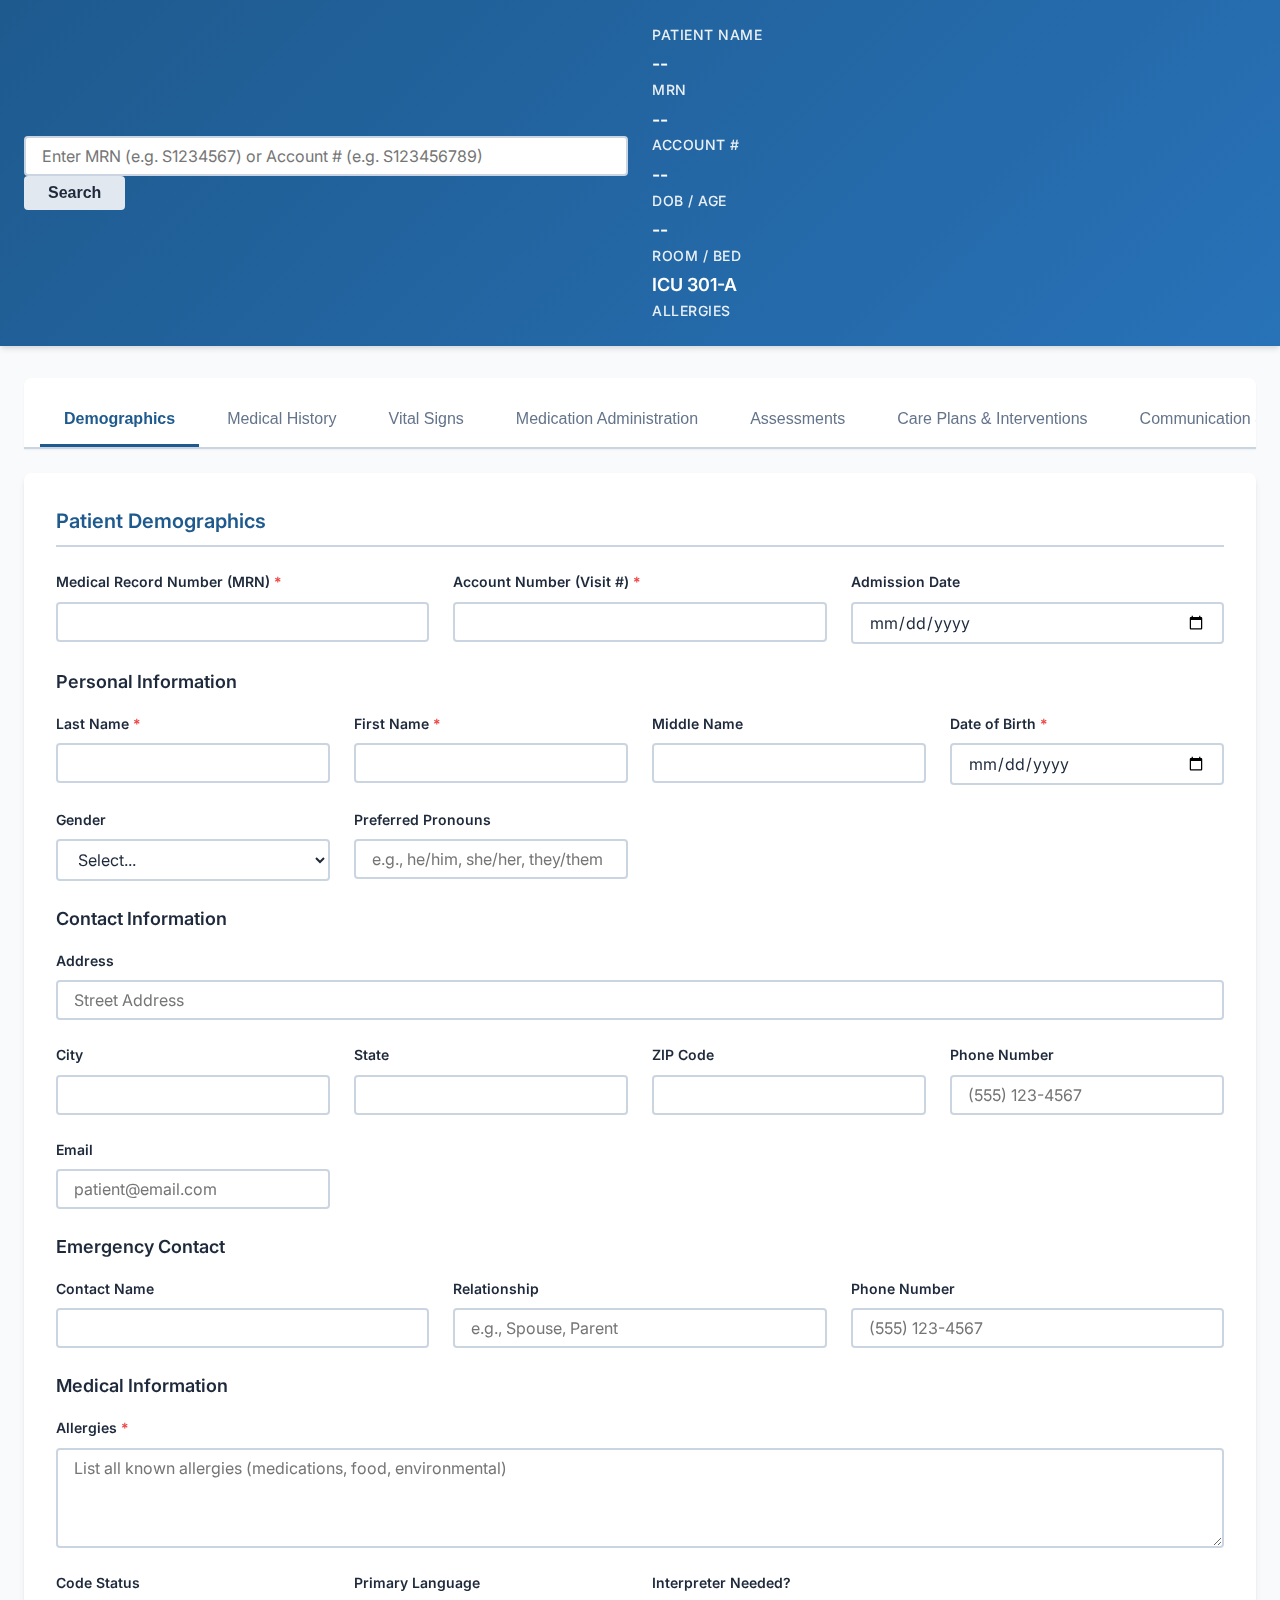
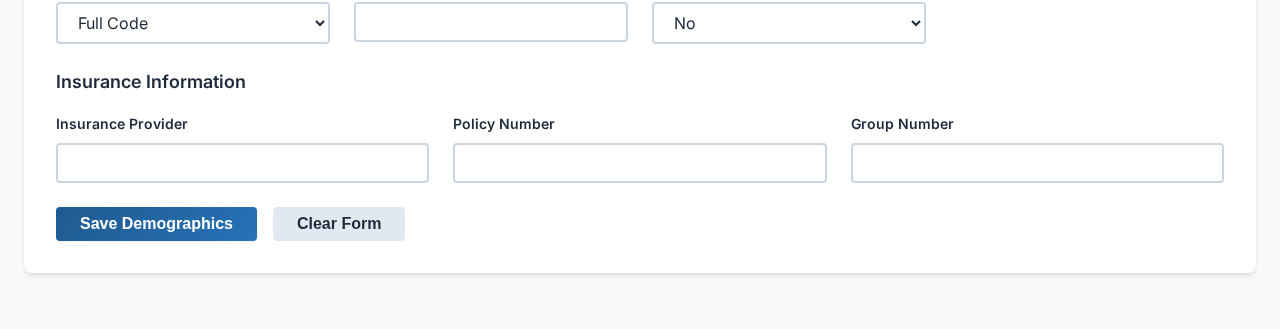
<file: index.html>
<!DOCTYPE html>
<html lang="en">

<head>
    <meta charset="UTF-8">
    <meta name="viewport" content="width=device-width, initial-scale=1.0">
    <title>EHR Simulation - Nurse Training Interface</title>
    <link rel="stylesheet" href="style.css">
    <link rel="preconnect" href="https://fonts.googleapis.com">
    <link rel="preconnect" href="https://fonts.gstatic.com" crossorigin>
    <link href="https://fonts.googleapis.com/css2?family=Inter:wght@300;400;500;600;700&display=swap" rel="stylesheet">
</head>

<body>
    <!-- Patient Header Banner -->
    <header class="patient-header">
        <div class="patient-header-content">
            <!-- Top Row: Search -->
            <div class="header-row-top">
                <div class="header-search-group">
                    <input type="text" id="patient-search-input"
                        placeholder="Enter MRN (e.g. S1234567) or Account # (e.g. S123456789)" class="search-input">
                    <button class="btn btn-secondary btn-sm" onclick="searchPatient()">Search</button>
                </div>
            </div>

            <!-- Bottom Row: Patient Info -->
            <div class="header-row-bottom">
                <div class="patient-info-item">
                    <span class="patient-info-label">Patient Name</span>
                    <span class="patient-info-value" id="header-patient-name">--</span>
                </div>
                <div class="patient-info-item">
                    <span class="patient-info-label">MRN</span>
                    <span class="patient-info-value" id="header-mrn">--</span>
                </div>
                <div class="patient-info-item">
                    <span class="patient-info-label">Account #</span>
                    <span class="patient-info-value" id="header-account">--</span>
                </div>
                <div class="patient-info-item">
                    <span class="patient-info-label">DOB / Age</span>
                    <span class="patient-info-value" id="header-dob">--</span>
                </div>
                <div class="patient-info-item">
                    <span class="patient-info-label">Room / Bed</span>
                    <span class="patient-info-value">ICU 301-A</span>
                </div>
                <div class="patient-info-item">
                    <span class="patient-info-label">Allergies</span>
                    <span class="allergy-badge" id="header-allergies" style="display: none;">--</span>
                </div>
            </div>
        </div>
    </header>

    <div class="container">
        <!-- Tab Navigation -->
        <nav class="tab-navigation">
            <button class="tab-button active" data-tab="demographics">Demographics</button>
            <button class="tab-button" data-tab="history">Medical History</button>
            <button class="tab-button" data-tab="vitals">Vital Signs</button>
            <button class="tab-button" data-tab="medications">Medication Administration</button>
            <button class="tab-button" data-tab="assessments">Assessments</button>
            <button class="tab-button" data-tab="careplans">Care Plans & Interventions</button>
            <button class="tab-button" data-tab="communication">Communication & Handoff</button>
        </nav>

        <!-- Demographics Tab -->
        <div class="tab-content active" id="demographics">
            <div class="content-card">
                <h2 class="section-title">Patient Demographics</h2>

                <div class="form-grid">
                    <div class="form-group">
                        <label for="mrn">Medical Record Number (MRN) <span class="required">*</span></label>
                        <input type="text" id="mrn" required>
                    </div>
                    <div class="form-group">
                        <label for="account-number">Account Number (Visit #) <span class="required">*</span></label>
                        <input type="text" id="account-number" required>
                    </div>
                    <div class="form-group">
                        <label for="admission-date">Admission Date</label>
                        <input type="date" id="admission-date">
                    </div>
                </div>

                <h3 class="section-subtitle">Personal Information</h3>
                <div class="form-grid">
                    <div class="form-group">
                        <label for="last-name">Last Name <span class="required">*</span></label>
                        <input type="text" id="last-name" required>
                    </div>
                    <div class="form-group">
                        <label for="first-name">First Name <span class="required">*</span></label>
                        <input type="text" id="first-name" required>
                    </div>
                    <div class="form-group">
                        <label for="middle-name">Middle Name</label>
                        <input type="text" id="middle-name">
                    </div>
                    <div class="form-group">
                        <label for="dob">Date of Birth <span class="required">*</span></label>
                        <input type="date" id="dob" required>
                    </div>
                    <div class="form-group">
                        <label for="gender">Gender</label>
                        <select id="gender">
                            <option value="">Select...</option>
                            <option value="male">Male</option>
                            <option value="female">Female</option>
                            <option value="other">Other</option>
                            <option value="unknown">Unknown</option>
                        </select>
                    </div>
                    <div class="form-group">
                        <label for="pronouns">Preferred Pronouns</label>
                        <input type="text" id="pronouns" placeholder="e.g., he/him, she/her, they/them">
                    </div>
                </div>

                <h3 class="section-subtitle">Contact Information</h3>
                <div class="form-grid">
                    <div class="form-group full-width">
                        <label for="address">Address</label>
                        <input type="text" id="address" placeholder="Street Address">
                    </div>
                    <div class="form-group">
                        <label for="city">City</label>
                        <input type="text" id="city">
                    </div>
                    <div class="form-group">
                        <label for="state">State</label>
                        <input type="text" id="state">
                    </div>
                    <div class="form-group">
                        <label for="zip">ZIP Code</label>
                        <input type="text" id="zip">
                    </div>
                    <div class="form-group">
                        <label for="phone">Phone Number</label>
                        <input type="tel" id="phone" placeholder="(555) 123-4567">
                    </div>
                    <div class="form-group">
                        <label for="email">Email</label>
                        <input type="email" id="email" placeholder="patient@email.com">
                    </div>
                </div>

                <h3 class="section-subtitle">Emergency Contact</h3>
                <div class="form-grid">
                    <div class="form-group">
                        <label for="emergency-name">Contact Name</label>
                        <input type="text" id="emergency-name">
                    </div>
                    <div class="form-group">
                        <label for="emergency-relationship">Relationship</label>
                        <input type="text" id="emergency-relationship" placeholder="e.g., Spouse, Parent">
                    </div>
                    <div class="form-group">
                        <label for="emergency-phone">Phone Number</label>
                        <input type="tel" id="emergency-phone" placeholder="(555) 123-4567">
                    </div>
                </div>

                <h3 class="section-subtitle">Medical Information</h3>
                <div class="form-grid">
                    <div class="form-group full-width">
                        <label for="allergies">Allergies <span class="required">*</span></label>
                        <textarea id="allergies"
                            placeholder="List all known allergies (medications, food, environmental)"></textarea>
                    </div>
                    <div class="form-group">
                        <label for="code-status">Code Status</label>
                        <select id="code-status">
                            <option value="full-code">Full Code</option>
                            <option value="dnr">DNR (Do Not Resuscitate)</option>
                            <option value="dni">DNI (Do Not Intubate)</option>
                            <option value="dnr-dni">DNR/DNI</option>
                            <option value="comfort-care">Comfort Care Only</option>
                        </select>
                    </div>
                    <div class="form-group">
                        <label for="primary-language">Primary Language</label>
                        <input type="text" id="primary-language">
                    </div>
                    <div class="form-group">
                        <label for="interpreter-needed">Interpreter Needed?</label>
                        <select id="interpreter-needed">
                            <option value="no" selected>No</option>
                            <option value="yes">Yes</option>
                        </select>
                    </div>
                </div>

                <h3 class="section-subtitle">Insurance Information</h3>
                <div class="form-grid">
                    <div class="form-group">
                        <label for="insurance-provider">Insurance Provider</label>
                        <input type="text" id="insurance-provider">
                    </div>
                    <div class="form-group">
                        <label for="policy-number">Policy Number</label>
                        <input type="text" id="policy-number">
                    </div>
                    <div class="form-group">
                        <label for="group-number">Group Number</label>
                        <input type="text" id="group-number">
                    </div>
                </div>

                <div class="button-group">
                    <button class="btn btn-primary" onclick="saveDemographics()">Save Demographics</button>
                    <button class="btn btn-secondary" onclick="clearForm('demographics')">Clear Form</button>
                </div>
            </div>
        </div>

        <!-- Medical History Tab -->
        <div class="tab-content" id="history">
            <div class="content-card">
                <h2 class="section-title">Medical History</h2>

                <h3 class="section-subtitle">Past Medical History (PMH)</h3>
                <div class="checkbox-group">
                    <div class="checkbox-item">
                        <input type="checkbox" id="pmh-htn">
                        <label for="pmh-htn">Hypertension (HTN)</label>
                    </div>
                    <div class="checkbox-item">
                        <input type="checkbox" id="pmh-dm">
                        <label for="pmh-dm">Diabetes Mellitus (Type 1/2)</label>
                    </div>
                    <div class="checkbox-item">
                        <input type="checkbox" id="pmh-cad">
                        <label for="pmh-cad">Coronary Artery Disease (CAD)</label>
                    </div>
                    <div class="checkbox-item">
                        <input type="checkbox" id="pmh-copd">
                        <label for="pmh-copd">COPD/Asthma</label>
                    </div>
                    <div class="checkbox-item">
                        <input type="checkbox" id="pmh-ckd">
                        <label for="pmh-ckd">Chronic Kidney Disease</label>
                    </div>
                    <div class="checkbox-item">
                        <input type="checkbox" id="pmh-chf">
                        <label for="pmh-chf">Heart Failure (CHF)</label>
                    </div>
                </div>
                <div class="form-group full-width">
                    <label for="pmh-notes">Other Medical History / Details</label>
                    <textarea id="pmh-notes" placeholder="List other conditions, dates of diagnosis, etc."></textarea>
                </div>

                <h3 class="section-subtitle">Surgical History (PSH)</h3>
                <div class="form-group full-width">
                    <label for="psh-notes">Surgeries & Procedures</label>
                    <textarea id="psh-notes"
                        placeholder="List surgeries with approximate dates (e.g., Appendectomy 2010, TKA Right Knee 2018)"></textarea>
                </div>

                <h3 class="section-subtitle">Family Medical History</h3>
                <div class="checkbox-group">
                    <div class="checkbox-item">
                        <input type="checkbox" id="fh-cancer">
                        <label for="fh-cancer">Cancer (Family)</label>
                    </div>
                    <div class="checkbox-item">
                        <input type="checkbox" id="fh-heart">
                        <label for="fh-heart">Heart Disease (Family)</label>
                    </div>
                    <div class="checkbox-item">
                        <input type="checkbox" id="fh-dm">
                        <label for="fh-dm">Diabetes (Family)</label>
                    </div>
                </div>
                <div class="form-group full-width">
                    <label for="fh-notes">Family History Details</label>
                    <textarea id="fh-notes"
                        placeholder="Specify relation and condition (e.g., Mother - Breast Cancer, Father - MI at 55)"></textarea>
                </div>

                <h3 class="section-subtitle">Social History</h3>
                <div class="form-grid">
                    <div class="form-group">
                        <label for="sh-tobacco">Tobacco Use</label>
                        <select id="sh-tobacco">
                            <option value="never">Never Smoker</option>
                            <option value="former">Former Smoker</option>
                            <option value="current">Current Smoker</option>
                        </select>
                    </div>
                    <div class="form-group">
                        <label for="sh-alcohol">Alcohol Use</label>
                        <select id="sh-alcohol">
                            <option value="none">None</option>
                            <option value="social">Social</option>
                            <option value="moderate">Moderate</option>
                            <option value="heavy">Heavy</option>
                        </select>
                    </div>
                    <div class="form-group">
                        <label for="sh-drugs">Illicit Drug Use</label>
                        <select id="sh-drugs">
                            <option value="none">None</option>
                            <option value="past">Past Use</option>
                            <option value="current">Current Use</option>
                        </select>
                    </div>
                    <div class="form-group">
                        <label for="sh-occupation">Occupation</label>
                        <input type="text" id="sh-occupation" placeholder="Current/Former Occupation">
                    </div>
                </div>
                <div class="form-group full-width">
                    <label for="sh-notes">Social History Notes</label>
                    <textarea id="sh-notes" placeholder="Living situation, support system, etc."></textarea>
                </div>

                <div class="button-group">
                    <button class="btn btn-primary" onclick="saveHistory()">Save History</button>
                    <button class="btn btn-secondary" onclick="clearForm('history')">Clear Form</button>
                </div>
            </div>
        </div>
    </div>

    <!-- Vital Signs Tab -->
    <div class="tab-content" id="vitals">
        <div class="content-card">
            <h2 class="section-title">Vital Signs</h2>

            <div class="vitals-entry">
                <div class="form-group" style="margin-bottom: 1rem;">
                    <label>Account Number (Visit #)</label>
                    <input type="text" id="vitals-account-number" readonly class="readonly-field">
                </div>
                <h3 class="section-subtitle">Record New Vital Signs</h3>
                <div class="form-grid">
                    <div class="form-group">
                        <label for="vital-date">Date</label>
                        <input type="date" id="vital-date">
                    </div>
                    <div class="form-group">
                        <label for="vital-time">Time</label>
                        <input type="time" id="vital-time">
                    </div>
                </div>

                <div class="vitals-grid">
                    <div class="form-group">
                        <label for="bp-systolic">Blood Pressure</label>
                        <div class="vital-value">
                            <input type="number" id="bp-systolic" placeholder="Systolic" style="width: 80px;">
                            <span>/</span>
                            <input type="number" id="bp-diastolic" placeholder="Diastolic" style="width: 80px;">
                            <span class="vital-unit">mmHg</span>
                        </div>
                    </div>

                    <div class="form-group">
                        <label for="heart-rate">Heart Rate</label>
                        <div class="vital-value">
                            <input type="number" id="heart-rate" placeholder="HR">
                            <span class="vital-unit">bpm</span>
                        </div>
                    </div>

                    <div class="form-group">
                        <label for="resp-rate">Respiratory Rate</label>
                        <div class="vital-value">
                            <input type="number" id="resp-rate" placeholder="RR">
                            <span class="vital-unit">breaths/min</span>
                        </div>
                    </div>

                    <div class="form-group">
                        <label for="temp">Temperature</label>
                        <div class="vital-value">
                            <input type="number" id="temp" step="0.1" placeholder="Temp">
                            <select id="temp-route" style="width: 100px;">
                                <option value="oral">Oral</option>
                                <option value="axillary">Axillary</option>
                                <option value="rectal">Rectal</option>
                                <option value="tympanic">Tympanic</option>
                                <option value="temporal">Temporal</option>
                            </select>
                            <span class="vital-unit">°F</span>
                        </div>
                    </div>

                    <div class="form-group">
                        <label for="spo2">SpO2</label>
                        <div class="vital-value">
                            <input type="number" id="spo2" placeholder="SpO2">
                            <span class="vital-unit">%</span>
                        </div>
                    </div>

                    <div class="form-group">
                        <label for="o2-delivery">O2 Delivery</label>
                        <select id="o2-delivery">
                            <option value="room-air">Room Air</option>
                            <option value="nasal-cannula">Nasal Cannula</option>
                            <option value="face-mask">Face Mask</option>
                            <option value="non-rebreather">Non-Rebreather</option>
                            <option value="ventilator">Ventilator</option>
                        </select>
                    </div>

                    <div class="form-group">
                        <label for="pain-scale">Pain Scale (0-10)</label>
                        <div class="vital-value">
                            <input type="number" id="pain-scale" min="0" max="10" placeholder="0-10">
                        </div>
                    </div>

                    <div class="form-group">
                        <label for="pain-location">Pain Location</label>
                        <input type="text" id="pain-location" placeholder="Location">
                    </div>
                </div>

                <div class="form-grid" style="margin-top: 1rem;">
                    <div class="form-group">
                        <label for="weight">Weight</label>
                        <div class="vital-value">
                            <input type="number" id="weight" step="0.1" placeholder="Weight">
                            <select id="weight-unit" style="width: 70px;">
                                <option value="kg">kg</option>
                                <option value="lbs">lbs</option>
                            </select>
                        </div>
                    </div>

                    <div class="form-group">
                        <label for="height">Height</label>
                        <div class="vital-value">
                            <input type="number" id="height" step="0.1" placeholder="Height">
                            <select id="height-unit" style="width: 70px;">
                                <option value="cm">cm</option>
                                <option value="in">in</option>
                            </select>
                        </div>
                    </div>

                    <div class="form-group">
                        <label for="bmi">BMI (calculated)</label>
                        <input type="text" id="bmi" readonly placeholder="Auto-calculated">
                    </div>
                </div>

                <div class="button-group">
                    <button class="btn btn-primary" onclick="recordVitals()">Record Vitals</button>
                    <button class="btn btn-secondary" onclick="clearVitalsForm()">Clear</button>
                </div>
            </div>

            <h3 class="section-subtitle">Vital Signs History</h3>
            <table class="data-table">
                <thead>
                    <tr>
                        <th>Date/Time</th>
                        <th>BP</th>
                        <th>HR</th>
                        <th>RR</th>
                        <th>Temp</th>
                        <th>SpO2</th>
                        <th>Pain</th>
                        <th>Actions</th>
                    </tr>
                </thead>
                <tbody id="vitals-history">
                    <tr>
                        <td colspan="8" class="text-center">No vital signs recorded yet</td>
                    </tr>
                </tbody>
            </table>
        </div>
    </div>

    <!-- Medication Administration Tab -->
    <div class="tab-content" id="medications">
        <div class="content-card">
            <h2 class="section-title">Medication Administration Record (MAR)</h2>

            <div class="form-group" style="margin-bottom: 1rem;">
                <label>Account Number (Visit #)</label>
                <input type="text" id="meds-account-number" readonly class="readonly-field">
            </div>

            <div class="button-group">
                <button class="btn btn-primary" onclick="showAddMedicationForm()">+ Add New Medication</button>
            </div>

            <div id="add-medication-form" class="vitals-entry" style="display: none; margin-top: 1rem;">
                <h3 class="section-subtitle">Add Medication Order</h3>
                <div class="form-grid">
                    <div class="form-group">
                        <label for="med-name">Medication Name <span class="required">*</span></label>
                        <input type="text" id="med-name" placeholder="e.g., Metoprolol" required>
                    </div>
                    <div class="form-group">
                        <label for="med-dose">Dose <span class="required">*</span></label>
                        <input type="text" id="med-dose" placeholder="e.g., 50 mg" required>
                    </div>
                    <div class="form-group">
                        <label for="med-route">Route <span class="required">*</span></label>
                        <select id="med-route">
                            <option value="">Select...</option>
                            <option value="PO">PO (By Mouth)</option>
                            <option value="IV">IV (Intravenous)</option>
                            <option value="IM">IM (Intramuscular)</option>
                            <option value="SubQ">SubQ (Subcutaneous)</option>
                            <option value="Topical">Topical</option>
                            <option value="Inhaled">Inhaled</option>
                            <option value="Rectal">Rectal</option>
                            <option value="Sublingual">Sublingual</option>
                        </select>
                    </div>
                    <div class="form-group">
                        <label for="med-frequency">Frequency <span class="required">*</span></label>
                        <select id="med-frequency">
                            <option value="">Select...</option>
                            <option value="Once">Once</option>
                            <option value="Daily">Daily</option>
                            <option value="BID">BID (Twice Daily)</option>
                            <option value="TID">TID (Three Times Daily)</option>
                            <option value="QID">QID (Four Times Daily)</option>
                            <option value="Q4H">Every 4 Hours</option>
                            <option value="Q6H">Every 6 Hours</option>
                            <option value="Q8H">Every 8 Hours</option>
                            <option value="Q12H">Every 12 Hours</option>
                            <option value="PRN">PRN (As Needed)</option>
                        </select>
                    </div>
                    <div class="form-group">
                        <label for="med-indication">Indication</label>
                        <input type="text" id="med-indication" placeholder="e.g., Hypertension">
                    </div>
                    <div class="form-group">
                        <label for="med-start-date">Start Date</label>
                        <input type="date" id="med-start-date">
                    </div>
                </div>
                <div class="button-group">
                    <button class="btn btn-success" onclick="addMedication()">Add to MAR</button>
                    <button class="btn btn-secondary" onclick="hideAddMedicationForm()">Cancel</button>
                </div>
            </div>

            <!-- BCMA Modal / Section -->
            <div id="bcma-scanner-section" class="vitals-entry"
                style="display: none; margin-top: 1rem; border-left: 4px solid var(--primary-blue); background: #f0f7ff;">
                <h3 class="section-subtitle">Barcode Medication Administration (BCMA)</h3>
                <p style="margin-bottom: 1rem; color: var(--text-secondary);">Simulate scanning by entering the IDs
                    below.</p>

                <div class="form-grid">
                    <div class="form-group">
                        <label for="scan-patient-id">1. Scan Patient Wristband (Account #)</label>
                        <input type="text" id="scan-patient-id" placeholder="Scan/Type Account Number">
                    </div>
                    <div class="form-group">
                        <label for="scan-med-id">2. Scan Medication (Barcode ID)</label>
                        <input type="text" id="scan-med-id" placeholder="Scan/Type Med Barcode" readonly>
                        <!-- Auto-filled for simulation ease or manual? Let's make it manual for realism, but maybe readonly if we want to force a specific flow. Actually, user should type it. -->
                    </div>
                </div>
                <div id="bcma-status" style="margin-bottom: 1rem; font-weight: bold;"></div>

                <div class="button-group">
                    <button class="btn btn-success" onclick="confirmAdministration()">Confirm & Administer</button>
                    <button class="btn btn-secondary" onclick="cancelAdministration()">Cancel</button>
                </div>
            </div>

            <h3 class="section-subtitle" style="margin-top: 2rem;">Active Medications</h3>
            <table class="data-table">
                <thead>
                    <tr>
                        <th>Medication</th>
                        <th>Barcode ID</th> <!-- New Column -->
                        <th>Dose/Route/Freq</th>
                        <th>Last Given</th>
                        <th>Next Due</th>
                        <th>Status</th>
                        <th>Actions</th>
                    </tr>
                </thead>
                <tbody id="medication-list">
                    <tr>
                        <td colspan="7" class="text-center">No medications ordered</td>
                    </tr>
                </tbody>
            </table>

            <h3 class="section-subtitle" style="margin-top: 2rem;">Administration Log</h3>
            <table class="data-table">
                <thead>
                    <tr>
                        <th>Date/Time</th>
                        <th>Medication</th>
                        <th>Dose</th>
                        <th>Route</th>
                        <th>Site (if applicable)</th>
                        <th>Nurse Initials</th>
                    </tr>
                </thead>
                <tbody id="admin-log">
                    <tr>
                        <td colspan="6" class="text-center">No administrations recorded</td>
                    </tr>
                </tbody>
            </table>
        </div>
    </div>

    <!-- Assessments Tab -->
    <div class="tab-content" id="assessments">
        <div class="content-card">
            <h2 class="section-title">Nursing Assessment</h2>

            <div class="form-grid">
                <div class="form-group">
                    <label for="assessment-date">Assessment Date</label>
                    <input type="date" id="assessment-date">
                </div>
                <div class="form-group">
                    <label for="assessment-time">Assessment Time</label>
                    <input type="time" id="assessment-time">
                </div>
                <div class="form-group">
                    <label for="assessment-type">Assessment Type</label>
                    <select id="assessment-type">
                        <option value="admission">Admission Assessment</option>
                        <option value="shift">Shift Assessment</option>
                        <option value="focused">Focused Assessment</option>
                        <option value="head-to-toe">Head-to-Toe Assessment</option>
                    </select>
                </div>
            </div>

            <h3 class="section-subtitle">Neurological</h3>
            <div class="form-grid">
                <div class="form-group">
                    <label for="loc">Level of Consciousness</label>
                    <select id="loc">
                        <option value="alert">Alert & Oriented x4</option>
                        <option value="alert-x3">Alert & Oriented x3</option>
                        <option value="alert-x2">Alert & Oriented x2</option>
                        <option value="alert-x1">Alert & Oriented x1</option>
                        <option value="lethargic">Lethargic</option>
                        <option value="obtunded">Obtunded</option>
                        <option value="stuporous">Stuporous</option>
                        <option value="comatose">Comatose</option>
                    </select>
                </div>
                <div class="form-group">
                    <label for="pupils">Pupils</label>
                    <select id="pupils">
                        <option value="perrla">PERRLA (Normal)</option>
                        <option value="dilated">Dilated</option>
                        <option value="constricted">Constricted</option>
                        <option value="unequal">Unequal</option>
                        <option value="non-reactive">Non-Reactive</option>
                    </select>
                </div>
                <div class="form-group">
                    <label for="motor-function">Motor Function</label>
                    <select id="motor-function">
                        <option value="normal">Moves All Extremities</option>
                        <option value="weakness-right">Weakness - Right Side</option>
                        <option value="weakness-left">Weakness - Left Side</option>
                        <option value="paralysis">Paralysis Present</option>
                    </select>
                </div>
            </div>
            <div class="form-group full-width">
                <label for="neuro-notes">Neurological Notes</label>
                <textarea id="neuro-notes" placeholder="Additional neurological findings..."></textarea>
            </div>

            <h3 class="section-subtitle">Cardiovascular</h3>
            <div class="checkbox-group">
                <div class="checkbox-item">
                    <input type="checkbox" id="cv-regular-rhythm">
                    <label for="cv-regular-rhythm">Regular Rhythm</label>
                </div>
                <div class="checkbox-item">
                    <input type="checkbox" id="cv-irregular-rhythm">
                    <label for="cv-irregular-rhythm">Irregular Rhythm</label>
                </div>
                <div class="checkbox-item">
                    <input type="checkbox" id="cv-peripheral-pulses">
                    <label for="cv-peripheral-pulses">Peripheral Pulses Present</label>
                </div>
                <div class="checkbox-item">
                    <input type="checkbox" id="cv-edema">
                    <label for="cv-edema">Edema Present</label>
                </div>
                <div class="checkbox-item">
                    <input type="checkbox" id="cv-cap-refill">
                    <label for="cv-cap-refill">Cap Refill &lt; 3 sec</label>
                </div>
            </div>
            <div class="form-group full-width">
                <label for="cv-notes">Cardiovascular Notes</label>
                <textarea id="cv-notes" placeholder="Heart sounds, edema location, pulse quality..."></textarea>
            </div>

            <h3 class="section-subtitle">Respiratory</h3>
            <div class="checkbox-group">
                <div class="checkbox-item">
                    <input type="checkbox" id="resp-clear">
                    <label for="resp-clear">Clear Lung Sounds</label>
                </div>
                <div class="checkbox-item">
                    <input type="checkbox" id="resp-crackles">
                    <label for="resp-crackles">Crackles</label>
                </div>
                <div class="checkbox-item">
                    <input type="checkbox" id="resp-wheezes">
                    <label for="resp-wheezes">Wheezes</label>
                </div>
                <div class="checkbox-item">
                    <input type="checkbox" id="resp-diminished">
                    <label for="resp-diminished">Diminished Sounds</label>
                </div>
                <div class="checkbox-item">
                    <input type="checkbox" id="resp-labored">
                    <label for="resp-labored">Labored Breathing</label>
                </div>
                <div class="checkbox-item">
                    <input type="checkbox" id="resp-cough">
                    <label for="resp-cough">Productive Cough</label>
                </div>
            </div>
            <div class="form-group full-width">
                <label for="resp-notes">Respiratory Notes</label>
                <textarea id="resp-notes" placeholder="Breath sounds, oxygen needs, cough details..."></textarea>
            </div>

            <h3 class="section-subtitle">Gastrointestinal</h3>
            <div class="form-grid">
                <div class="form-group">
                    <label for="bowel-sounds">Bowel Sounds</label>
                    <select id="bowel-sounds">
                        <option value="normoactive">Normoactive (Normal)</option>
                        <option value="hyperactive">Hyperactive</option>
                        <option value="hypoactive">Hypoactive</option>
                        <option value="absent">Absent</option>
                    </select>
                </div>
                <div class="form-group">
                    <label for="last-bm">Last Bowel Movement</label>
                    <input type="date" id="last-bm">
                </div>
                <div class="form-group">
                    <label for="diet-tolerance">Diet Tolerance</label>
                    <select id="diet-tolerance">
                        <option value="tolerating">Tolerating Well</option>
                        <option value="nausea">Nausea Present</option>
                        <option value="vomiting">Vomiting</option>
                        <option value="npo">NPO (Nothing By Mouth)</option>
                    </select>
                </div>
            </div>
            <div class="form-group full-width">
                <label for="gi-notes">Gastrointestinal Notes</label>
                <textarea id="gi-notes" placeholder="Abdomen assessment, BM characteristics, appetite..."></textarea>
            </div>

            <h3 class="section-subtitle">Genitourinary</h3>
            <div class="form-grid">
                <div class="form-group">
                    <label for="urine-output">Urine Output (mL/hr)</label>
                    <input type="number" id="urine-output" placeholder="Average output">
                </div>
                <div class="form-group">
                    <label for="urine-color">Urine Color</label>
                    <select id="urine-color">
                        <option value="clear-yellow">Clear Yellow</option>
                        <option value="dark-yellow">Dark Yellow</option>
                        <option value="amber">Amber</option>
                        <option value="cloudy">Cloudy</option>
                        <option value="bloody">Bloody</option>
                    </select>
                </div>
                <div class="form-group">
                    <label for="catheter">Catheter Type</label>
                    <select id="catheter">
                        <option value="none">None</option>
                        <option value="foley">Foley Catheter</option>
                        <option value="straight">Straight Cath</option>
                        <option value="suprapubic">Suprapubic</option>
                    </select>
                </div>
            </div>
            <div class="form-group full-width">
                <label for="gu-notes">Genitourinary Notes</label>
                <textarea id="gu-notes" placeholder="Voiding patterns, catheter care, concerns..."></textarea>
            </div>

            <h3 class="section-subtitle">Integumentary (Skin)</h3>
            <div class="checkbox-group">
                <div class="checkbox-item">
                    <input type="checkbox" id="skin-intact">
                    <label for="skin-intact">Skin Intact</label>
                </div>
                <div class="checkbox-item">
                    <input type="checkbox" id="skin-warm-dry">
                    <label for="skin-warm-dry">Warm & Dry</label>
                </div>
                <div class="checkbox-item">
                    <input type="checkbox" id="skin-wound">
                    <label for="skin-wound">Wound Present</label>
                </div>
                <div class="checkbox-item">
                    <input type="checkbox" id="skin-pressure-injury">
                    <label for="skin-pressure-injury">Pressure Injury</label>
                </div>
                <div class="checkbox-item">
                    <input type="checkbox" id="skin-rash">
                    <label for="skin-rash">Rash Present</label>
                </div>
                <div class="checkbox-item">
                    <input type="checkbox" id="skin-bruising">
                    <label for="skin-bruising">Bruising</label>
                </div>
            </div>
            <div class="form-group full-width">
                <label for="skin-notes">Integumentary Notes</label>
                <textarea id="skin-notes"
                    placeholder="Wound location/description, skin condition, dressing changes..."></textarea>
            </div>

            <h3 class="section-subtitle">Musculoskeletal & Mobility</h3>
            <div class="form-grid">
                <div class="form-group">
                    <label for="mobility">Mobility Level</label>
                    <select id="mobility">
                        <option value="independent">Independent</option>
                        <option value="assist-1">Assist of 1</option>
                        <option value="assist-2">Assist of 2</option>
                        <option value="total-care">Total Care</option>
                        <option value="bedrest">Bedrest Ordered</option>
                    </select>
                </div>
                <div class="form-group">
                    <label for="fall-risk">Fall Risk</label>
                    <select id="fall-risk">
                        <option value="low">Low Risk</option>
                        <option value="moderate">Moderate Risk</option>
                        <option value="high">High Risk</option>
                    </select>
                </div>
            </div>
            <div class="checkbox-group">
                <div class="checkbox-item">
                    <input type="checkbox" id="ms-full-rom">
                    <label for="ms-full-rom">Full Range of Motion</label>
                </div>
                <div class="checkbox-item">
                    <input type="checkbox" id="ms-limited-rom">
                    <label for="ms-limited-rom">Limited ROM</label>
                </div>
                <div class="checkbox-item">
                    <input type="checkbox" id="ms-gait-steady">
                    <label for="ms-gait-steady">Steady Gait</label>
                </div>
                <div class="checkbox-item">
                    <input type="checkbox" id="ms-assistive-device">
                    <label for="ms-assistive-device">Uses Assistive Device</label>
                </div>
            </div>
            <div class="form-group full-width">
                <label for="ms-notes">Musculoskeletal Notes</label>
                <textarea id="ms-notes" placeholder="Mobility concerns, assistive devices, transfers..."></textarea>
            </div>

            <div class="button-group">
                <button class="btn btn-primary" onclick="saveAssessment()">Save Assessment</button>
                <button class="btn btn-secondary" onclick="clearForm('assessments')">Clear Form</button>
            </div>
        </div>
    </div>

    <!-- Care Plans & Interventions Tab -->
    <div class="tab-content" id="careplans">
        <div class="content-card">
            <h2 class="section-title">Care Plans & Interventions</h2>

            <div class="button-group">
                <button class="btn btn-primary" onclick="showAddCarePlanForm()">+ Add Care Plan</button>
            </div>

            <div id="add-careplan-form" class="vitals-entry" style="display: none; margin-top: 1rem;">
                <h3 class="section-subtitle">New Care Plan</h3>
                <div class="form-grid">
                    <div class="form-group full-width">
                        <label for="nursing-diagnosis">Nursing Diagnosis <span class="required">*</span></label>
                        <select id="nursing-diagnosis">
                            <option value="">Select a diagnosis...</option>
                            <option value="acute-pain">Acute Pain</option>
                            <option value="impaired-gas-exchange">Impaired Gas Exchange</option>
                            <option value="risk-infection">Risk for Infection</option>
                            <option value="decreased-cardiac-output">Decreased Cardiac Output</option>
                            <option value="impaired-mobility">Impaired Physical Mobility</option>
                            <option value="risk-falls">Risk for Falls</option>
                            <option value="impaired-skin-integrity">Impaired Skin Integrity</option>
                            <option value="anxiety">Anxiety</option>
                            <option value="deficient-knowledge">Deficient Knowledge</option>
                            <option value="ineffective-coping">Ineffective Coping</option>
                            <option value="other">Other (Custom)</option>
                        </select>
                    </div>
                    <div class="form-group full-width" id="custom-diagnosis-group" style="display: none;">
                        <label for="custom-diagnosis">Custom Diagnosis</label>
                        <input type="text" id="custom-diagnosis" placeholder="Enter custom nursing diagnosis">
                    </div>
                    <div class="form-group full-width">
                        <label for="related-to">Related To</label>
                        <input type="text" id="related-to" placeholder="e.g., surgical incision, immobility">
                    </div>
                    <div class="form-group full-width">
                        <label for="evidenced-by">As Evidenced By</label>
                        <input type="text" id="evidenced-by" placeholder="e.g., patient reports pain 7/10">
                    </div>
                </div>

                <h4 style="margin-top: 1rem; color: var(--primary-blue);">Goals</h4>
                <div class="form-grid">
                    <div class="form-group full-width">
                        <label for="short-term-goal">Short-Term Goal</label>
                        <textarea id="short-term-goal"
                            placeholder="Goal to be achieved within 24-48 hours..."></textarea>
                    </div>
                    <div class="form-group full-width">
                        <label for="long-term-goal">Long-Term Goal</label>
                        <textarea id="long-term-goal" placeholder="Goal to be achieved by discharge..."></textarea>
                    </div>
                </div>

                <h4 style="margin-top: 1rem; color: var(--primary-blue);">Interventions</h4>
                <div class="form-group full-width">
                    <label for="interventions">Planned Interventions</label>
                    <textarea id="interventions" placeholder="List nursing interventions (one per line)..."></textarea>
                </div>

                <div class="button-group">
                    <button class="btn btn-success" onclick="addCarePlan()">Add Care Plan</button>
                    <button class="btn btn-secondary" onclick="hideAddCarePlanForm()">Cancel</button>
                </div>
            </div>

            <h3 class="section-subtitle" style="margin-top: 2rem;">Active Care Plans</h3>
            <div id="active-careplans">
                <p style="text-align: center; color: var(--text-secondary); padding: 2rem;">No care plans created
                    yet</p>
            </div>
        </div>
    </div>

    <!-- Communication & Handoff Tab -->
    <div class="tab-content" id="communication">
        <div class="content-card">
            <h2 class="section-title">Communication & Handoff Tools</h2>

            <h3 class="section-subtitle">SBAR Report</h3>
            <p style="color: var(--text-secondary); margin-bottom: 1rem;">
                <strong>SBAR</strong> (Situation, Background, Assessment, Recommendation) is a standardized
                communication tool for healthcare professionals.
            </p>

            <div class="sbar-section">
                <h4>S - Situation</h4>
                <textarea id="sbar-situation"
                    placeholder="What is happening with the patient right now? State the problem clearly and concisely."></textarea>
            </div>

            <div class="sbar-section">
                <h4>B - Background</h4>
                <textarea id="sbar-background"
                    placeholder="What is the relevant background/context? Include pertinent medical history, medications, vital signs, lab results."></textarea>
            </div>

            <div class="sbar-section">
                <h4>A - Assessment</h4>
                <textarea id="sbar-assessment"
                    placeholder="What do you think the problem is? What is your clinical impression?"></textarea>
            </div>

            <div class="sbar-section">
                <h4>R - Recommendation</h4>
                <textarea id="sbar-recommendation"
                    placeholder="What do you recommend or what do you need? Be specific about what you want to happen."></textarea>
            </div>

            <div class="button-group">
                <button class="btn btn-primary" onclick="saveSBAR()">Save SBAR Report</button>
                <button class="btn btn-secondary" onclick="clearSBAR()">Clear</button>
            </div>

            <h3 class="section-subtitle" style="margin-top: 2rem;">Shift Report / Handoff Notes</h3>
            <div class="form-grid">
                <div class="form-group">
                    <label for="shift-date">Date</label>
                    <input type="date" id="shift-date">
                </div>
                <div class="form-group">
                    <label for="shift-type">Shift</label>
                    <select id="shift-type">
                        <option value="day">Day Shift (7a-7p)</option>
                        <option value="night">Night Shift (7p-7a)</option>
                    </select>
                </div>
                <div class="form-group">
                    <label for="oncoming-nurse">Oncoming Nurse</label>
                    <input type="text" id="oncoming-nurse" placeholder="Nurse receiving report">
                </div>
            </div>

            <div class="form-group full-width">
                <label for="shift-notes">Shift Report Notes</label>
                <textarea id="shift-notes" placeholder="Key events during shift, pending tasks, patient updates..."
                    style="min-height: 150px;"></textarea>
            </div>

            <div class="button-group">
                <button class="btn btn-primary" onclick="saveShiftReport()">Save Shift Report</button>
                <button class="btn btn-secondary" onclick="clearShiftReport()">Clear</button>
            </div>

            <h3 class="section-subtitle" style="margin-top: 2rem;">Communication Log</h3>
            <table class="data-table">
                <thead>
                    <tr>
                        <th>Date/Time</th>
                        <th>Type</th>
                        <th>Recipient</th>
                        <th>Summary</th>
                        <th>Actions</th>
                    </tr>
                </thead>
                <tbody id="communication-log">
                    <tr>
                        <td colspan="5" class="text-center">No communications logged</td>
                    </tr>
                </tbody>
            </table>
        </div>
    </div>
    </div>

    <!-- Save Indicator -->
    <div class="save-indicator" id="save-indicator">
        ✓ Data Saved
    </div>

    <script src="patients.js"></script>
    <script src="script.js"></script>
</body>

</html>
</file>
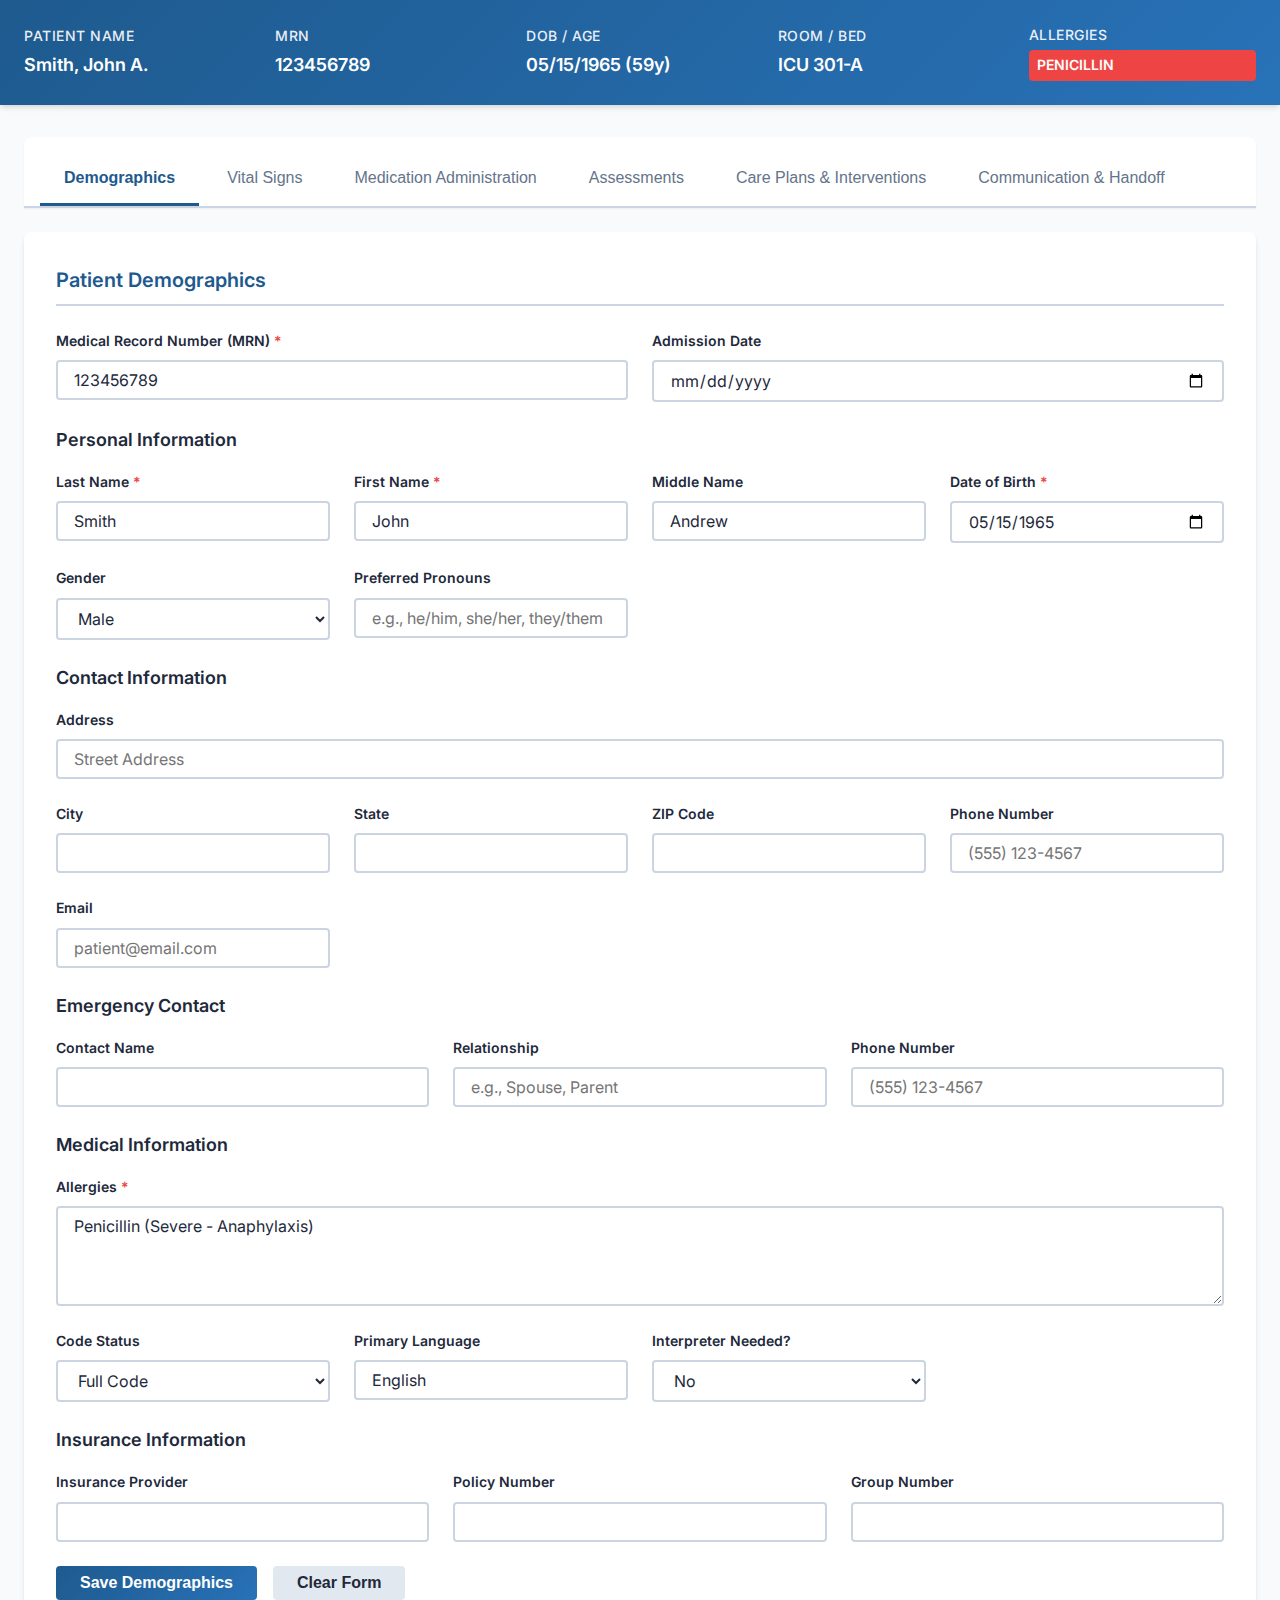
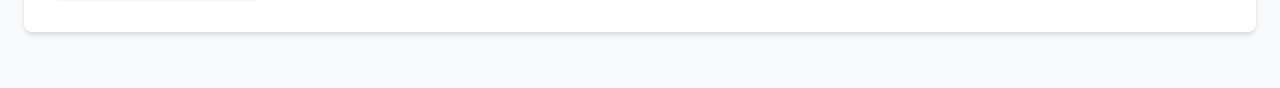
<file: ehr-simulation/index.html>
<!DOCTYPE html>
<html lang="en">
<head>
    <meta charset="UTF-8">
    <meta name="viewport" content="width=device-width, initial-scale=1.0">
    <title>EHR Simulation - Nurse Training Interface</title>
    <link rel="stylesheet" href="style.css">
    <link rel="preconnect" href="https://fonts.googleapis.com">
    <link rel="preconnect" href="https://fonts.gstatic.com" crossorigin>
    <link href="https://fonts.googleapis.com/css2?family=Inter:wght@300;400;500;600;700&display=swap" rel="stylesheet">
</head>
<body>
    <!-- Patient Header Banner -->
    <header class="patient-header">
        <div class="patient-header-content">
            <div class="patient-info-item">
                <span class="patient-info-label">Patient Name</span>
                <span class="patient-info-value" id="header-patient-name">Smith, John A.</span>
            </div>
            <div class="patient-info-item">
                <span class="patient-info-label">MRN</span>
                <span class="patient-info-value" id="header-mrn">123456789</span>
            </div>
            <div class="patient-info-item">
                <span class="patient-info-label">DOB / Age</span>
                <span class="patient-info-value" id="header-dob">05/15/1965 (59y)</span>
            </div>
            <div class="patient-info-item">
                <span class="patient-info-label">Room / Bed</span>
                <span class="patient-info-value">ICU 301-A</span>
            </div>
            <div class="patient-info-item">
                <span class="patient-info-label">Allergies</span>
                <span class="allergy-badge" id="header-allergies">PENICILLIN</span>
            </div>
        </div>
    </header>

    <div class="container">
        <!-- Tab Navigation -->
        <nav class="tab-navigation">
            <button class="tab-button active" data-tab="demographics">Demographics</button>
            <button class="tab-button" data-tab="vitals">Vital Signs</button>
            <button class="tab-button" data-tab="medications">Medication Administration</button>
            <button class="tab-button" data-tab="assessments">Assessments</button>
            <button class="tab-button" data-tab="careplans">Care Plans & Interventions</button>
            <button class="tab-button" data-tab="communication">Communication & Handoff</button>
        </nav>

        <!-- Demographics Tab -->
        <div class="tab-content active" id="demographics">
            <div class="content-card">
                <h2 class="section-title">Patient Demographics</h2>
                
                <div class="form-grid">
                    <div class="form-group">
                        <label for="mrn">Medical Record Number (MRN) <span class="required">*</span></label>
                        <input type="text" id="mrn" value="123456789" required>
                    </div>
                    <div class="form-group">
                        <label for="admission-date">Admission Date</label>
                        <input type="date" id="admission-date">
                    </div>
                </div>

                <h3 class="section-subtitle">Personal Information</h3>
                <div class="form-grid">
                    <div class="form-group">
                        <label for="last-name">Last Name <span class="required">*</span></label>
                        <input type="text" id="last-name" value="Smith" required>
                    </div>
                    <div class="form-group">
                        <label for="first-name">First Name <span class="required">*</span></label>
                        <input type="text" id="first-name" value="John" required>
                    </div>
                    <div class="form-group">
                        <label for="middle-name">Middle Name</label>
                        <input type="text" id="middle-name" value="Andrew">
                    </div>
                    <div class="form-group">
                        <label for="dob">Date of Birth <span class="required">*</span></label>
                        <input type="date" id="dob" value="1965-05-15" required>
                    </div>
                    <div class="form-group">
                        <label for="gender">Gender</label>
                        <select id="gender">
                            <option value="">Select...</option>
                            <option value="male" selected>Male</option>
                            <option value="female">Female</option>
                            <option value="other">Other</option>
                            <option value="unknown">Unknown</option>
                        </select>
                    </div>
                    <div class="form-group">
                        <label for="pronouns">Preferred Pronouns</label>
                        <input type="text" id="pronouns" placeholder="e.g., he/him, she/her, they/them">
                    </div>
                </div>

                <h3 class="section-subtitle">Contact Information</h3>
                <div class="form-grid">
                    <div class="form-group full-width">
                        <label for="address">Address</label>
                        <input type="text" id="address" placeholder="Street Address">
                    </div>
                    <div class="form-group">
                        <label for="city">City</label>
                        <input type="text" id="city">
                    </div>
                    <div class="form-group">
                        <label for="state">State</label>
                        <input type="text" id="state">
                    </div>
                    <div class="form-group">
                        <label for="zip">ZIP Code</label>
                        <input type="text" id="zip">
                    </div>
                    <div class="form-group">
                        <label for="phone">Phone Number</label>
                        <input type="tel" id="phone" placeholder="(555) 123-4567">
                    </div>
                    <div class="form-group">
                        <label for="email">Email</label>
                        <input type="email" id="email" placeholder="patient@email.com">
                    </div>
                </div>

                <h3 class="section-subtitle">Emergency Contact</h3>
                <div class="form-grid">
                    <div class="form-group">
                        <label for="emergency-name">Contact Name</label>
                        <input type="text" id="emergency-name">
                    </div>
                    <div class="form-group">
                        <label for="emergency-relationship">Relationship</label>
                        <input type="text" id="emergency-relationship" placeholder="e.g., Spouse, Parent">
                    </div>
                    <div class="form-group">
                        <label for="emergency-phone">Phone Number</label>
                        <input type="tel" id="emergency-phone" placeholder="(555) 123-4567">
                    </div>
                </div>

                <h3 class="section-subtitle">Medical Information</h3>
                <div class="form-grid">
                    <div class="form-group full-width">
                        <label for="allergies">Allergies <span class="required">*</span></label>
                        <textarea id="allergies" placeholder="List all known allergies (medications, food, environmental)">Penicillin (Severe - Anaphylaxis)</textarea>
                    </div>
                    <div class="form-group">
                        <label for="code-status">Code Status</label>
                        <select id="code-status">
                            <option value="full-code" selected>Full Code</option>
                            <option value="dnr">DNR (Do Not Resuscitate)</option>
                            <option value="dni">DNI (Do Not Intubate)</option>
                            <option value="dnr-dni">DNR/DNI</option>
                            <option value="comfort-care">Comfort Care Only</option>
                        </select>
                    </div>
                    <div class="form-group">
                        <label for="primary-language">Primary Language</label>
                        <input type="text" id="primary-language" value="English">
                    </div>
                    <div class="form-group">
                        <label for="interpreter-needed">Interpreter Needed?</label>
                        <select id="interpreter-needed">
                            <option value="no" selected>No</option>
                            <option value="yes">Yes</option>
                        </select>
                    </div>
                </div>

                <h3 class="section-subtitle">Insurance Information</h3>
                <div class="form-grid">
                    <div class="form-group">
                        <label for="insurance-provider">Insurance Provider</label>
                        <input type="text" id="insurance-provider">
                    </div>
                    <div class="form-group">
                        <label for="policy-number">Policy Number</label>
                        <input type="text" id="policy-number">
                    </div>
                    <div class="form-group">
                        <label for="group-number">Group Number</label>
                        <input type="text" id="group-number">
                    </div>
                </div>

                <div class="button-group">
                    <button class="btn btn-primary" onclick="saveDemographics()">Save Demographics</button>
                    <button class="btn btn-secondary" onclick="clearForm('demographics')">Clear Form</button>
                </div>
            </div>
        </div>

        <!-- Vital Signs Tab -->
        <div class="tab-content" id="vitals">
            <div class="content-card">
                <h2 class="section-title">Vital Signs</h2>
                
                <div class="vitals-entry">
                    <h3 class="section-subtitle">Record New Vital Signs</h3>
                    <div class="form-grid">
                        <div class="form-group">
                            <label for="vital-date">Date</label>
                            <input type="date" id="vital-date">
                        </div>
                        <div class="form-group">
                            <label for="vital-time">Time</label>
                            <input type="time" id="vital-time">
                        </div>
                    </div>

                    <div class="vitals-grid">
                        <div class="form-group">
                            <label for="bp-systolic">Blood Pressure</label>
                            <div class="vital-value">
                                <input type="number" id="bp-systolic" placeholder="Systolic" style="width: 80px;">
                                <span>/</span>
                                <input type="number" id="bp-diastolic" placeholder="Diastolic" style="width: 80px;">
                                <span class="vital-unit">mmHg</span>
                            </div>
                        </div>

                        <div class="form-group">
                            <label for="heart-rate">Heart Rate</label>
                            <div class="vital-value">
                                <input type="number" id="heart-rate" placeholder="HR">
                                <span class="vital-unit">bpm</span>
                            </div>
                        </div>

                        <div class="form-group">
                            <label for="resp-rate">Respiratory Rate</label>
                            <div class="vital-value">
                                <input type="number" id="resp-rate" placeholder="RR">
                                <span class="vital-unit">breaths/min</span>
                            </div>
                        </div>

                        <div class="form-group">
                            <label for="temp">Temperature</label>
                            <div class="vital-value">
                                <input type="number" id="temp" step="0.1" placeholder="Temp">
                                <select id="temp-route" style="width: 100px;">
                                    <option value="oral">Oral</option>
                                    <option value="axillary">Axillary</option>
                                    <option value="rectal">Rectal</option>
                                    <option value="tympanic">Tympanic</option>
                                    <option value="temporal">Temporal</option>
                                </select>
                                <span class="vital-unit">°F</span>
                            </div>
                        </div>

                        <div class="form-group">
                            <label for="spo2">SpO2</label>
                            <div class="vital-value">
                                <input type="number" id="spo2" placeholder="SpO2">
                                <span class="vital-unit">%</span>
                            </div>
                        </div>

                        <div class="form-group">
                            <label for="o2-delivery">O2 Delivery</label>
                            <select id="o2-delivery">
                                <option value="room-air">Room Air</option>
                                <option value="nasal-cannula">Nasal Cannula</option>
                                <option value="face-mask">Face Mask</option>
                                <option value="non-rebreather">Non-Rebreather</option>
                                <option value="ventilator">Ventilator</option>
                            </select>
                        </div>

                        <div class="form-group">
                            <label for="pain-scale">Pain Scale (0-10)</label>
                            <div class="vital-value">
                                <input type="number" id="pain-scale" min="0" max="10" placeholder="0-10">
                            </div>
                        </div>

                        <div class="form-group">
                            <label for="pain-location">Pain Location</label>
                            <input type="text" id="pain-location" placeholder="Location">
                        </div>
                    </div>

                    <div class="form-grid" style="margin-top: 1rem;">
                        <div class="form-group">
                            <label for="weight">Weight</label>
                            <div class="vital-value">
                                <input type="number" id="weight" step="0.1" placeholder="Weight">
                                <select id="weight-unit" style="width: 70px;">
                                    <option value="kg">kg</option>
                                    <option value="lbs">lbs</option>
                                </select>
                            </div>
                        </div>

                        <div class="form-group">
                            <label for="height">Height</label>
                            <div class="vital-value">
                                <input type="number" id="height" step="0.1" placeholder="Height">
                                <select id="height-unit" style="width: 70px;">
                                    <option value="cm">cm</option>
                                    <option value="in">in</option>
                                </select>
                            </div>
                        </div>

                        <div class="form-group">
                            <label for="bmi">BMI (calculated)</label>
                            <input type="text" id="bmi" readonly placeholder="Auto-calculated">
                        </div>
                    </div>

                    <div class="button-group">
                        <button class="btn btn-primary" onclick="recordVitals()">Record Vitals</button>
                        <button class="btn btn-secondary" onclick="clearVitalsForm()">Clear</button>
                    </div>
                </div>

                <h3 class="section-subtitle">Vital Signs History</h3>
                <table class="data-table">
                    <thead>
                        <tr>
                            <th>Date/Time</th>
                            <th>BP</th>
                            <th>HR</th>
                            <th>RR</th>
                            <th>Temp</th>
                            <th>SpO2</th>
                            <th>Pain</th>
                            <th>Actions</th>
                        </tr>
                    </thead>
                    <tbody id="vitals-history">
                        <tr>
                            <td colspan="8" class="text-center">No vital signs recorded yet</td>
                        </tr>
                    </tbody>
                </table>
            </div>
        </div>

        <!-- Medication Administration Tab -->
        <div class="tab-content" id="medications">
            <div class="content-card">
                <h2 class="section-title">Medication Administration Record (MAR)</h2>
                
                <div class="button-group">
                    <button class="btn btn-primary" onclick="showAddMedicationForm()">+ Add New Medication</button>
                </div>

                <div id="add-medication-form" class="vitals-entry" style="display: none; margin-top: 1rem;">
                    <h3 class="section-subtitle">Add Medication Order</h3>
                    <div class="form-grid">
                        <div class="form-group">
                            <label for="med-name">Medication Name <span class="required">*</span></label>
                            <input type="text" id="med-name" placeholder="e.g., Metoprolol" required>
                        </div>
                        <div class="form-group">
                            <label for="med-dose">Dose <span class="required">*</span></label>
                            <input type="text" id="med-dose" placeholder="e.g., 50 mg" required>
                        </div>
                        <div class="form-group">
                            <label for="med-route">Route <span class="required">*</span></label>
                            <select id="med-route">
                                <option value="">Select...</option>
                                <option value="PO">PO (By Mouth)</option>
                                <option value="IV">IV (Intravenous)</option>
                                <option value="IM">IM (Intramuscular)</option>
                                <option value="SubQ">SubQ (Subcutaneous)</option>
                                <option value="Topical">Topical</option>
                                <option value="Inhaled">Inhaled</option>
                                <option value="Rectal">Rectal</option>
                                <option value="Sublingual">Sublingual</option>
                            </select>
                        </div>
                        <div class="form-group">
                            <label for="med-frequency">Frequency <span class="required">*</span></label>
                            <select id="med-frequency">
                                <option value="">Select...</option>
                                <option value="Once">Once</option>
                                <option value="Daily">Daily</option>
                                <option value="BID">BID (Twice Daily)</option>
                                <option value="TID">TID (Three Times Daily)</option>
                                <option value="QID">QID (Four Times Daily)</option>
                                <option value="Q4H">Every 4 Hours</option>
                                <option value="Q6H">Every 6 Hours</option>
                                <option value="Q8H">Every 8 Hours</option>
                                <option value="Q12H">Every 12 Hours</option>
                                <option value="PRN">PRN (As Needed)</option>
                            </select>
                        </div>
                        <div class="form-group">
                            <label for="med-indication">Indication</label>
                            <input type="text" id="med-indication" placeholder="e.g., Hypertension">
                        </div>
                        <div class="form-group">
                            <label for="med-start-date">Start Date</label>
                            <input type="date" id="med-start-date">
                        </div>
                    </div>
                    <div class="button-group">
                        <button class="btn btn-success" onclick="addMedication()">Add to MAR</button>
                        <button class="btn btn-secondary" onclick="hideAddMedicationForm()">Cancel</button>
                    </div>
                </div>

                <h3 class="section-subtitle" style="margin-top: 2rem;">Active Medications</h3>
                <table class="data-table">
                    <thead>
                        <tr>
                            <th>Medication</th>
                            <th>Dose</th>
                            <th>Route</th>
                            <th>Frequency</th>
                            <th>Last Given</th>
                            <th>Next Due</th>
                            <th>Status</th>
                            <th>Actions</th>
                        </tr>
                    </thead>
                    <tbody id="medication-list">
                        <tr>
                            <td colspan="8" class="text-center">No medications ordered</td>
                        </tr>
                    </tbody>
                </table>

                <h3 class="section-subtitle" style="margin-top: 2rem;">Administration Log</h3>
                <table class="data-table">
                    <thead>
                        <tr>
                            <th>Date/Time</th>
                            <th>Medication</th>
                            <th>Dose</th>
                            <th>Route</th>
                            <th>Site (if applicable)</th>
                            <th>Nurse Initials</th>
                        </tr>
                    </thead>
                    <tbody id="admin-log">
                        <tr>
                            <td colspan="6" class="text-center">No administrations recorded</td>
                        </tr>
                    </tbody>
                </table>
            </div>
        </div>

        <!-- Assessments Tab -->
        <div class="tab-content" id="assessments">
            <div class="content-card">
                <h2 class="section-title">Nursing Assessment</h2>
                
                <div class="form-grid">
                    <div class="form-group">
                        <label for="assessment-date">Assessment Date</label>
                        <input type="date" id="assessment-date">
                    </div>
                    <div class="form-group">
                        <label for="assessment-time">Assessment Time</label>
                        <input type="time" id="assessment-time">
                    </div>
                    <div class="form-group">
                        <label for="assessment-type">Assessment Type</label>
                        <select id="assessment-type">
                            <option value="admission">Admission Assessment</option>
                            <option value="shift">Shift Assessment</option>
                            <option value="focused">Focused Assessment</option>
                            <option value="head-to-toe">Head-to-Toe Assessment</option>
                        </select>
                    </div>
                </div>

                <h3 class="section-subtitle">Neurological</h3>
                <div class="form-grid">
                    <div class="form-group">
                        <label for="loc">Level of Consciousness</label>
                        <select id="loc">
                            <option value="alert">Alert & Oriented x4</option>
                            <option value="alert-x3">Alert & Oriented x3</option>
                            <option value="alert-x2">Alert & Oriented x2</option>
                            <option value="alert-x1">Alert & Oriented x1</option>
                            <option value="lethargic">Lethargic</option>
                            <option value="obtunded">Obtunded</option>
                            <option value="stuporous">Stuporous</option>
                            <option value="comatose">Comatose</option>
                        </select>
                    </div>
                    <div class="form-group">
                        <label for="pupils">Pupils</label>
                        <select id="pupils">
                            <option value="perrla">PERRLA (Normal)</option>
                            <option value="dilated">Dilated</option>
                            <option value="constricted">Constricted</option>
                            <option value="unequal">Unequal</option>
                            <option value="non-reactive">Non-Reactive</option>
                        </select>
                    </div>
                    <div class="form-group">
                        <label for="motor-function">Motor Function</label>
                        <select id="motor-function">
                            <option value="normal">Moves All Extremities</option>
                            <option value="weakness-right">Weakness - Right Side</option>
                            <option value="weakness-left">Weakness - Left Side</option>
                            <option value="paralysis">Paralysis Present</option>
                        </select>
                    </div>
                </div>
                <div class="form-group full-width">
                    <label for="neuro-notes">Neurological Notes</label>
                    <textarea id="neuro-notes" placeholder="Additional neurological findings..."></textarea>
                </div>

                <h3 class="section-subtitle">Cardiovascular</h3>
                <div class="checkbox-group">
                    <div class="checkbox-item">
                        <input type="checkbox" id="cv-regular-rhythm">
                        <label for="cv-regular-rhythm">Regular Rhythm</label>
                    </div>
                    <div class="checkbox-item">
                        <input type="checkbox" id="cv-irregular-rhythm">
                        <label for="cv-irregular-rhythm">Irregular Rhythm</label>
                    </div>
                    <div class="checkbox-item">
                        <input type="checkbox" id="cv-peripheral-pulses">
                        <label for="cv-peripheral-pulses">Peripheral Pulses Present</label>
                    </div>
                    <div class="checkbox-item">
                        <input type="checkbox" id="cv-edema">
                        <label for="cv-edema">Edema Present</label>
                    </div>
                    <div class="checkbox-item">
                        <input type="checkbox" id="cv-cap-refill">
                        <label for="cv-cap-refill">Cap Refill &lt; 3 sec</label>
                    </div>
                </div>
                <div class="form-group full-width">
                    <label for="cv-notes">Cardiovascular Notes</label>
                    <textarea id="cv-notes" placeholder="Heart sounds, edema location, pulse quality..."></textarea>
                </div>

                <h3 class="section-subtitle">Respiratory</h3>
                <div class="checkbox-group">
                    <div class="checkbox-item">
                        <input type="checkbox" id="resp-clear">
                        <label for="resp-clear">Clear Lung Sounds</label>
                    </div>
                    <div class="checkbox-item">
                        <input type="checkbox" id="resp-crackles">
                        <label for="resp-crackles">Crackles</label>
                    </div>
                    <div class="checkbox-item">
                        <input type="checkbox" id="resp-wheezes">
                        <label for="resp-wheezes">Wheezes</label>
                    </div>
                    <div class="checkbox-item">
                        <input type="checkbox" id="resp-diminished">
                        <label for="resp-diminished">Diminished Sounds</label>
                    </div>
                    <div class="checkbox-item">
                        <input type="checkbox" id="resp-labored">
                        <label for="resp-labored">Labored Breathing</label>
                    </div>
                    <div class="checkbox-item">
                        <input type="checkbox" id="resp-cough">
                        <label for="resp-cough">Productive Cough</label>
                    </div>
                </div>
                <div class="form-group full-width">
                    <label for="resp-notes">Respiratory Notes</label>
                    <textarea id="resp-notes" placeholder="Breath sounds, oxygen needs, cough details..."></textarea>
                </div>

                <h3 class="section-subtitle">Gastrointestinal</h3>
                <div class="form-grid">
                    <div class="form-group">
                        <label for="bowel-sounds">Bowel Sounds</label>
                        <select id="bowel-sounds">
                            <option value="normoactive">Normoactive (Normal)</option>
                            <option value="hyperactive">Hyperactive</option>
                            <option value="hypoactive">Hypoactive</option>
                            <option value="absent">Absent</option>
                        </select>
                    </div>
                    <div class="form-group">
                        <label for="last-bm">Last Bowel Movement</label>
                        <input type="date" id="last-bm">
                    </div>
                    <div class="form-group">
                        <label for="diet-tolerance">Diet Tolerance</label>
                        <select id="diet-tolerance">
                            <option value="tolerating">Tolerating Well</option>
                            <option value="nausea">Nausea Present</option>
                            <option value="vomiting">Vomiting</option>
                            <option value="npo">NPO (Nothing By Mouth)</option>
                        </select>
                    </div>
                </div>
                <div class="form-group full-width">
                    <label for="gi-notes">Gastrointestinal Notes</label>
                    <textarea id="gi-notes" placeholder="Abdomen assessment, BM characteristics, appetite..."></textarea>
                </div>

                <h3 class="section-subtitle">Genitourinary</h3>
                <div class="form-grid">
                    <div class="form-group">
                        <label for="urine-output">Urine Output (mL/hr)</label>
                        <input type="number" id="urine-output" placeholder="Average output">
                    </div>
                    <div class="form-group">
                        <label for="urine-color">Urine Color</label>
                        <select id="urine-color">
                            <option value="clear-yellow">Clear Yellow</option>
                            <option value="dark-yellow">Dark Yellow</option>
                            <option value="amber">Amber</option>
                            <option value="cloudy">Cloudy</option>
                            <option value="bloody">Bloody</option>
                        </select>
                    </div>
                    <div class="form-group">
                        <label for="catheter">Catheter Type</label>
                        <select id="catheter">
                            <option value="none">None</option>
                            <option value="foley">Foley Catheter</option>
                            <option value="straight">Straight Cath</option>
                            <option value="suprapubic">Suprapubic</option>
                        </select>
                    </div>
                </div>
                <div class="form-group full-width">
                    <label for="gu-notes">Genitourinary Notes</label>
                    <textarea id="gu-notes" placeholder="Voiding patterns, catheter care, concerns..."></textarea>
                </div>

                <h3 class="section-subtitle">Integumentary (Skin)</h3>
                <div class="checkbox-group">
                    <div class="checkbox-item">
                        <input type="checkbox" id="skin-intact">
                        <label for="skin-intact">Skin Intact</label>
                    </div>
                    <div class="checkbox-item">
                        <input type="checkbox" id="skin-warm-dry">
                        <label for="skin-warm-dry">Warm & Dry</label>
                    </div>
                    <div class="checkbox-item">
                        <input type="checkbox" id="skin-wound">
                        <label for="skin-wound">Wound Present</label>
                    </div>
                    <div class="checkbox-item">
                        <input type="checkbox" id="skin-pressure-injury">
                        <label for="skin-pressure-injury">Pressure Injury</label>
                    </div>
                    <div class="checkbox-item">
                        <input type="checkbox" id="skin-rash">
                        <label for="skin-rash">Rash Present</label>
                    </div>
                    <div class="checkbox-item">
                        <input type="checkbox" id="skin-bruising">
                        <label for="skin-bruising">Bruising</label>
                    </div>
                </div>
                <div class="form-group full-width">
                    <label for="skin-notes">Integumentary Notes</label>
                    <textarea id="skin-notes" placeholder="Wound location/description, skin condition, dressing changes..."></textarea>
                </div>

                <h3 class="section-subtitle">Musculoskeletal & Mobility</h3>
                <div class="form-grid">
                    <div class="form-group">
                        <label for="mobility">Mobility Level</label>
                        <select id="mobility">
                            <option value="independent">Independent</option>
                            <option value="assist-1">Assist of 1</option>
                            <option value="assist-2">Assist of 2</option>
                            <option value="total-care">Total Care</option>
                            <option value="bedrest">Bedrest Ordered</option>
                        </select>
                    </div>
                    <div class="form-group">
                        <label for="fall-risk">Fall Risk</label>
                        <select id="fall-risk">
                            <option value="low">Low Risk</option>
                            <option value="moderate">Moderate Risk</option>
                            <option value="high">High Risk</option>
                        </select>
                    </div>
                </div>
                <div class="checkbox-group">
                    <div class="checkbox-item">
                        <input type="checkbox" id="ms-full-rom">
                        <label for="ms-full-rom">Full Range of Motion</label>
                    </div>
                    <div class="checkbox-item">
                        <input type="checkbox" id="ms-limited-rom">
                        <label for="ms-limited-rom">Limited ROM</label>
                    </div>
                    <div class="checkbox-item">
                        <input type="checkbox" id="ms-gait-steady">
                        <label for="ms-gait-steady">Steady Gait</label>
                    </div>
                    <div class="checkbox-item">
                        <input type="checkbox" id="ms-assistive-device">
                        <label for="ms-assistive-device">Uses Assistive Device</label>
                    </div>
                </div>
                <div class="form-group full-width">
                    <label for="ms-notes">Musculoskeletal Notes</label>
                    <textarea id="ms-notes" placeholder="Mobility concerns, assistive devices, transfers..."></textarea>
                </div>

                <div class="button-group">
                    <button class="btn btn-primary" onclick="saveAssessment()">Save Assessment</button>
                    <button class="btn btn-secondary" onclick="clearForm('assessments')">Clear Form</button>
                </div>
            </div>
        </div>

        <!-- Care Plans & Interventions Tab -->
        <div class="tab-content" id="careplans">
            <div class="content-card">
                <h2 class="section-title">Care Plans & Interventions</h2>
                
                <div class="button-group">
                    <button class="btn btn-primary" onclick="showAddCarePlanForm()">+ Add Care Plan</button>
                </div>

                <div id="add-careplan-form" class="vitals-entry" style="display: none; margin-top: 1rem;">
                    <h3 class="section-subtitle">New Care Plan</h3>
                    <div class="form-grid">
                        <div class="form-group full-width">
                            <label for="nursing-diagnosis">Nursing Diagnosis <span class="required">*</span></label>
                            <select id="nursing-diagnosis">
                                <option value="">Select a diagnosis...</option>
                                <option value="acute-pain">Acute Pain</option>
                                <option value="impaired-gas-exchange">Impaired Gas Exchange</option>
                                <option value="risk-infection">Risk for Infection</option>
                                <option value="decreased-cardiac-output">Decreased Cardiac Output</option>
                                <option value="impaired-mobility">Impaired Physical Mobility</option>
                                <option value="risk-falls">Risk for Falls</option>
                                <option value="impaired-skin-integrity">Impaired Skin Integrity</option>
                                <option value="anxiety">Anxiety</option>
                                <option value="deficient-knowledge">Deficient Knowledge</option>
                                <option value="ineffective-coping">Ineffective Coping</option>
                                <option value="other">Other (Custom)</option>
                            </select>
                        </div>
                        <div class="form-group full-width" id="custom-diagnosis-group" style="display: none;">
                            <label for="custom-diagnosis">Custom Diagnosis</label>
                            <input type="text" id="custom-diagnosis" placeholder="Enter custom nursing diagnosis">
                        </div>
                        <div class="form-group full-width">
                            <label for="related-to">Related To</label>
                            <input type="text" id="related-to" placeholder="e.g., surgical incision, immobility">
                        </div>
                        <div class="form-group full-width">
                            <label for="evidenced-by">As Evidenced By</label>
                            <input type="text" id="evidenced-by" placeholder="e.g., patient reports pain 7/10">
                        </div>
                    </div>

                    <h4 style="margin-top: 1rem; color: var(--primary-blue);">Goals</h4>
                    <div class="form-grid">
                        <div class="form-group full-width">
                            <label for="short-term-goal">Short-Term Goal</label>
                            <textarea id="short-term-goal" placeholder="Goal to be achieved within 24-48 hours..."></textarea>
                        </div>
                        <div class="form-group full-width">
                            <label for="long-term-goal">Long-Term Goal</label>
                            <textarea id="long-term-goal" placeholder="Goal to be achieved by discharge..."></textarea>
                        </div>
                    </div>

                    <h4 style="margin-top: 1rem; color: var(--primary-blue);">Interventions</h4>
                    <div class="form-group full-width">
                        <label for="interventions">Planned Interventions</label>
                        <textarea id="interventions" placeholder="List nursing interventions (one per line)..."></textarea>
                    </div>

                    <div class="button-group">
                        <button class="btn btn-success" onclick="addCarePlan()">Add Care Plan</button>
                        <button class="btn btn-secondary" onclick="hideAddCarePlanForm()">Cancel</button>
                    </div>
                </div>

                <h3 class="section-subtitle" style="margin-top: 2rem;">Active Care Plans</h3>
                <div id="active-careplans">
                    <p style="text-align: center; color: var(--text-secondary); padding: 2rem;">No care plans created yet</p>
                </div>
            </div>
        </div>

        <!-- Communication & Handoff Tab -->
        <div class="tab-content" id="communication">
            <div class="content-card">
                <h2 class="section-title">Communication & Handoff Tools</h2>
                
                <h3 class="section-subtitle">SBAR Report</h3>
                <p style="color: var(--text-secondary); margin-bottom: 1rem;">
                    <strong>SBAR</strong> (Situation, Background, Assessment, Recommendation) is a standardized communication tool for healthcare professionals.
                </p>

                <div class="sbar-section">
                    <h4>S - Situation</h4>
                    <textarea id="sbar-situation" placeholder="What is happening with the patient right now? State the problem clearly and concisely."></textarea>
                </div>

                <div class="sbar-section">
                    <h4>B - Background</h4>
                    <textarea id="sbar-background" placeholder="What is the relevant background/context? Include pertinent medical history, medications, vital signs, lab results."></textarea>
                </div>

                <div class="sbar-section">
                    <h4>A - Assessment</h4>
                    <textarea id="sbar-assessment" placeholder="What do you think the problem is? What is your clinical impression?"></textarea>
                </div>

                <div class="sbar-section">
                    <h4>R - Recommendation</h4>
                    <textarea id="sbar-recommendation" placeholder="What do you recommend or what do you need? Be specific about what you want to happen."></textarea>
                </div>

                <div class="button-group">
                    <button class="btn btn-primary" onclick="saveSBAR()">Save SBAR Report</button>
                    <button class="btn btn-secondary" onclick="clearSBAR()">Clear</button>
                </div>

                <h3 class="section-subtitle" style="margin-top: 2rem;">Shift Report / Handoff Notes</h3>
                <div class="form-grid">
                    <div class="form-group">
                        <label for="shift-date">Date</label>
                        <input type="date" id="shift-date">
                    </div>
                    <div class="form-group">
                        <label for="shift-type">Shift</label>
                        <select id="shift-type">
                            <option value="day">Day Shift (7a-7p)</option>
                            <option value="night">Night Shift (7p-7a)</option>
                        </select>
                    </div>
                    <div class="form-group">
                        <label for="oncoming-nurse">Oncoming Nurse</label>
                        <input type="text" id="oncoming-nurse" placeholder="Nurse receiving report">
                    </div>
                </div>

                <div class="form-group full-width">
                    <label for="shift-notes">Shift Report Notes</label>
                    <textarea id="shift-notes" placeholder="Key events during shift, pending tasks, patient updates..." style="min-height: 150px;"></textarea>
                </div>

                <div class="button-group">
                    <button class="btn btn-primary" onclick="saveShiftReport()">Save Shift Report</button>
                    <button class="btn btn-secondary" onclick="clearShiftReport()">Clear</button>
                </div>

                <h3 class="section-subtitle" style="margin-top: 2rem;">Communication Log</h3>
                <table class="data-table">
                    <thead>
                        <tr>
                            <th>Date/Time</th>
                            <th>Type</th>
                            <th>Recipient</th>
                            <th>Summary</th>
                            <th>Actions</th>
                        </tr>
                    </thead>
                    <tbody id="communication-log">
                        <tr>
                            <td colspan="5" class="text-center">No communications logged</td>
                        </tr>
                    </tbody>
                </table>
            </div>
        </div>
    </div>

    <!-- Save Indicator -->
    <div class="save-indicator" id="save-indicator">
        ✓ Data Saved
    </div>

    <script src="script.js"></script>
</body>
</html>
</file>
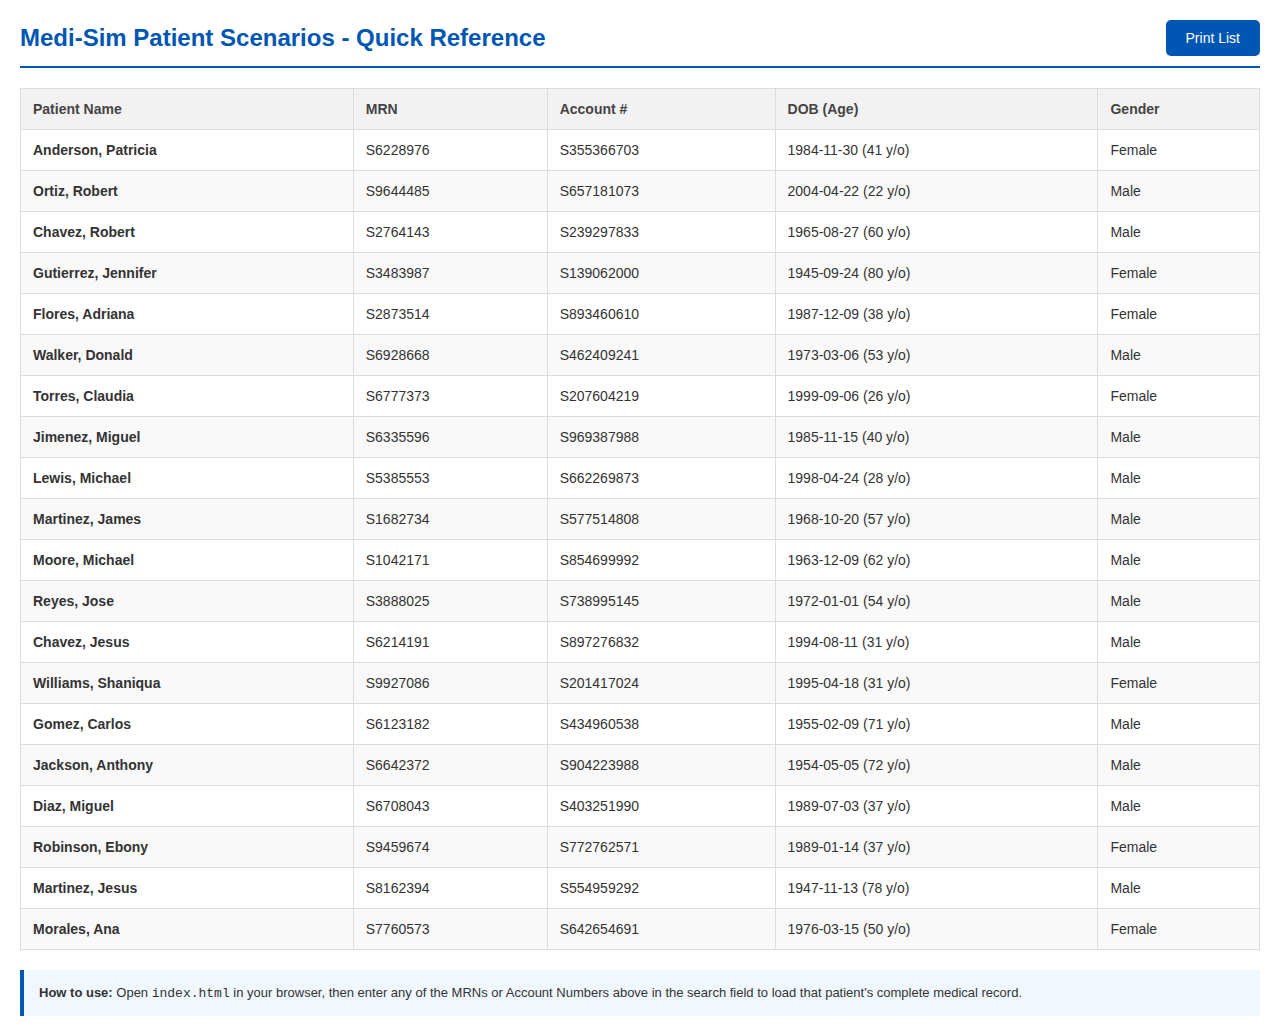
<file: patient_list.html>
<!DOCTYPE html>
<html lang="en">

<head>
    <meta charset="UTF-8">
    <meta name="viewport" content="width=device-width, initial-scale=1.0">
    <title>Medi-Sim Patient Scenarios</title>
    <style>
        body {
            font-family: 'Segoe UI', Tahoma, Geneva, Verdana, sans-serif;
            margin: 20px;
            color: #333;
        }

        .header {
            display: flex;
            justify-content: space-between;
            align-items: center;
            margin-bottom: 20px;
            border-bottom: 2px solid #0056b3;
            padding-bottom: 10px;
        }

        h1 {
            margin: 0;
            color: #0056b3;
            font-size: 24px;
        }

        .print-btn {
            background-color: #0056b3;
            color: white;
            border: none;
            padding: 10px 20px;
            border-radius: 5px;
            cursor: pointer;
            font-size: 14px;
        }

        .print-btn:hover {
            background-color: #004494;
        }

        table {
            width: 100%;
            border-collapse: collapse;
            font-size: 14px;
        }

        th,
        td {
            border: 1px solid #ddd;
            padding: 12px;
            text-align: left;
        }

        th {
            background-color: #f2f2f2;
            font-weight: bold;
            color: #444;
        }

        tr:nth-child(even) {
            background-color: #f9f9f9;
        }

        .note {
            margin-top: 20px;
            padding: 15px;
            background-color: #f0f7ff;
            border-left: 4px solid #0056b3;
            font-size: 13px;
        }

        @media print {
            .print-btn {
                display: none;
            }

            body {
                margin: 0;
                padding: 10px;
            }

            th {
                background-color: #eee !important;
                -webkit-print-color-adjust: exact;
            }
        }
    </style>
</head>

<body>
    <div class="header">
        <h1>Medi-Sim Patient Scenarios - Quick Reference</h1>
        <button class="print-btn" onclick="window.print()">Print List</button>
    </div>

    <table id="patientTable">
        <thead>
            <tr>
                <th>Patient Name</th>
                <th>MRN</th>
                <th>Account #</th>
                <th>DOB (Age)</th>
                <th>Gender</th>
            </tr>
        </thead>
        <tbody id="patientBody">
            <!-- Patients will be loaded here -->
        </tbody>
    </table>

    <div class="note">
        <strong>How to use:</strong> Open <code>index.html</code> in your browser, then enter any of the MRNs or Account
        Numbers above in the search field to load that patient's complete medical record.
    </div>

    <script src="patients.js"></script>
    <script>
        function calculateAge(dobString) {
            const dob = new Date(dobString);
            const today = new Date();
            let age = today.getFullYear() - dob.getFullYear();
            const monthDiff = today.getMonth() - dob.getMonth();
            if (monthDiff < 0 || (monthDiff === 0 && today.getDate() < dob.getDate())) {
                age--;
            }
            return age;
        }

        // Shuffle array function
        function shuffleArray(array) {
            const newArray = [...array];
            for (let i = newArray.length - 1; i > 0; i--) {
                const j = Math.floor(Math.random() * (i + 1));
                [newArray[i], newArray[j]] = [newArray[j], newArray[i]];
            }
            return newArray;
        }

        // Get 20 random patients
        const shuffledPatients = shuffleArray(PATIENT_DATABASE);
        const selectedPatients = shuffledPatients.slice(0, 20);

        // Populate table
        const tbody = document.getElementById('patientBody');
        selectedPatients.forEach(patient => {
            const age = calculateAge(patient.dob);
            const row = document.createElement('tr');
            row.innerHTML = `
                <td><strong>${patient.lastName}, ${patient.firstName}</strong></td>
                <td>${patient.mrn}</td>
                <td>${patient.accountNumber}</td>
                <td>${patient.dob} (${age} y/o)</td>
                <td>${patient.gender.charAt(0).toUpperCase() + patient.gender.slice(1)}</td>
            `;
            tbody.appendChild(row);
        });
    </script>
</body>

</html>
</file>
<file: style.css>
/* ============================================
   EHR Simulation Interface - Design System
   ============================================ */

:root {
  /* Color Palette - Medical/Clinical Theme */
  --primary-blue: #1e5a8e;
  --primary-blue-dark: #153f66;
  --primary-blue-light: #2872b8;
  --accent-teal: #0d9488;
  --accent-teal-light: #14b8a6;
  
  /* Semantic Colors */
  --bg-main: #f8fafc;
  --bg-card: #ffffff;
  --bg-header: linear-gradient(135deg, #1e5a8e 0%, #2872b8 100%);
  --bg-tab: #e2e8f0;
  --bg-tab-active: #ffffff;
  
  /* Text Colors */
  --text-primary: #1e293b;
  --text-secondary: #64748b;
  --text-light: #94a3b8;
  --text-white: #ffffff;
  
  /* Borders */
  --border-color: #cbd5e1;
  --border-radius: 8px;
  --border-radius-sm: 4px;
  
  /* Status Colors */
  --success: #10b981;
  --warning: #f59e0b;
  --danger: #ef4444;
  --info: #3b82f6;
  
  /* Shadows */
  --shadow-sm: 0 1px 2px 0 rgba(0, 0, 0, 0.05);
  --shadow-md: 0 4px 6px -1px rgba(0, 0, 0, 0.1), 0 2px 4px -1px rgba(0, 0, 0, 0.06);
  --shadow-lg: 0 10px 15px -3px rgba(0, 0, 0, 0.1), 0 4px 6px -2px rgba(0, 0, 0, 0.05);
  
  /* Spacing */
  --spacing-xs: 0.25rem;
  --spacing-sm: 0.5rem;
  --spacing-md: 1rem;
  --spacing-lg: 1.5rem;
  --spacing-xl: 2rem;
  
  /* Typography */
  --font-family: 'Inter', -apple-system, BlinkMacSystemFont, 'Segoe UI', Roboto, sans-serif;
  --font-size-sm: 0.875rem;
  --font-size-base: 1rem;
  --font-size-lg: 1.125rem;
  --font-size-xl: 1.25rem;
  --font-size-2xl: 1.5rem;
}

/* ============================================
   Base Styles
   ============================================ */

* {
  margin: 0;
  padding: 0;
  box-sizing: border-box;
}

body {
  font-family: var(--font-family);
  background-color: var(--bg-main);
  color: var(--text-primary);
  line-height: 1.6;
  min-height: 100vh;
}

/* ============================================
   Patient Header
   ============================================ */

.patient-header {
  background: var(--bg-header);
  color: var(--text-white);
  padding: var(--spacing-lg);
  box-shadow: var(--shadow-md);
  margin-bottom: var(--spacing-xl);
}

.patient-header-content {
  max-width: 1400px;
  margin: 0 auto;
  display: grid;
  grid-template-columns: repeat(auto-fit, minmax(200px, 1fr));
  gap: var(--spacing-lg);
  align-items: center;
}

.patient-info-item {
  display: flex;
  flex-direction: column;
  gap: var(--spacing-xs);
}

.patient-info-label {
  font-size: var(--font-size-sm);
  opacity: 0.9;
  font-weight: 500;
  text-transform: uppercase;
  letter-spacing: 0.5px;
}

.patient-info-value {
  font-size: var(--font-size-lg);
  font-weight: 600;
}

.allergy-badge {
  background-color: var(--danger);
  color: var(--text-white);
  padding: var(--spacing-xs) var(--spacing-sm);
  border-radius: var(--border-radius-sm);
  font-size: var(--font-size-sm);
  font-weight: 600;
  display: inline-block;
  animation: pulse 2s infinite;
}

@keyframes pulse {
  0%, 100% { opacity: 1; }
  50% { opacity: 0.85; }
}

/* ============================================
   Main Container
   ============================================ */

.container {
  max-width: 1400px;
  margin: 0 auto;
  padding: 0 var(--spacing-lg) var(--spacing-xl);
}

/* ============================================
   Tab Navigation
   ============================================ */

.tab-navigation {
  display: flex;
  gap: var(--spacing-xs);
  margin-bottom: var(--spacing-lg);
  border-bottom: 2px solid var(--border-color);
  overflow-x: auto;
  background-color: var(--bg-card);
  padding: var(--spacing-md) var(--spacing-md) 0;
  border-radius: var(--border-radius) var(--border-radius) 0 0;
  box-shadow: var(--shadow-sm);
}

.tab-button {
  background: transparent;
  border: none;
  padding: var(--spacing-md) var(--spacing-lg);
  font-size: var(--font-size-base);
  font-weight: 500;
  color: var(--text-secondary);
  cursor: pointer;
  border-bottom: 3px solid transparent;
  transition: all 0.3s ease;
  white-space: nowrap;
  position: relative;
}

.tab-button:hover {
  color: var(--primary-blue);
  background-color: rgba(30, 90, 142, 0.05);
}

.tab-button.active {
  color: var(--primary-blue);
  border-bottom-color: var(--primary-blue);
  font-weight: 600;
}

/* ============================================
   Tab Content
   ============================================ */

.tab-content {
  display: none;
  animation: fadeIn 0.3s ease-in;
}

.tab-content.active {
  display: block;
}

@keyframes fadeIn {
  from {
    opacity: 0;
    transform: translateY(10px);
  }
  to {
    opacity: 1;
    transform: translateY(0);
  }
}

.content-card {
  background: var(--bg-card);
  border-radius: var(--border-radius);
  padding: var(--spacing-xl);
  box-shadow: var(--shadow-md);
  margin-bottom: var(--spacing-lg);
}

.section-title {
  font-size: var(--font-size-xl);
  font-weight: 600;
  color: var(--primary-blue);
  margin-bottom: var(--spacing-lg);
  padding-bottom: var(--spacing-sm);
  border-bottom: 2px solid var(--border-color);
}

.section-subtitle {
  font-size: var(--font-size-lg);
  font-weight: 600;
  color: var(--text-primary);
  margin-top: var(--spacing-lg);
  margin-bottom: var(--spacing-md);
}

/* ============================================
   Form Elements
   ============================================ */

.form-grid {
  display: grid;
  grid-template-columns: repeat(auto-fit, minmax(250px, 1fr));
  gap: var(--spacing-lg);
  margin-bottom: var(--spacing-lg);
}

.form-group {
  display: flex;
  flex-direction: column;
  gap: var(--spacing-sm);
}

.form-group.full-width {
  grid-column: 1 / -1;
}

label {
  font-size: var(--font-size-sm);
  font-weight: 600;
  color: var(--text-primary);
  display: flex;
  align-items: center;
  gap: var(--spacing-xs);
}

label .required {
  color: var(--danger);
}

input[type="text"],
input[type="number"],
input[type="date"],
input[type="time"],
input[type="email"],
input[type="tel"],
select,
textarea {
  padding: var(--spacing-sm) var(--spacing-md);
  border: 2px solid var(--border-color);
  border-radius: var(--border-radius-sm);
  font-size: var(--font-size-base);
  font-family: var(--font-family);
  color: var(--text-primary);
  background-color: var(--bg-card);
  transition: all 0.2s ease;
  width: 100%;
}

input:focus,
select:focus,
textarea:focus {
  outline: none;
  border-color: var(--primary-blue);
  box-shadow: 0 0 0 3px rgba(30, 90, 142, 0.1);
}

textarea {
  min-height: 100px;
  resize: vertical;
}

input[type="checkbox"],
input[type="radio"] {
  width: 1.25rem;
  height: 1.25rem;
  cursor: pointer;
  accent-color: var(--primary-blue);
}

/* ============================================
   Buttons
   ============================================ */

.button-group {
  display: flex;
  gap: var(--spacing-md);
  margin-top: var(--spacing-lg);
  flex-wrap: wrap;
}

.btn {
  padding: var(--spacing-sm) var(--spacing-lg);
  border: none;
  border-radius: var(--border-radius-sm);
  font-size: var(--font-size-base);
  font-weight: 600;
  cursor: pointer;
  transition: all 0.2s ease;
  display: inline-flex;
  align-items: center;
  gap: var(--spacing-sm);
}

.btn-primary {
  background: linear-gradient(135deg, var(--primary-blue) 0%, var(--primary-blue-light) 100%);
  color: var(--text-white);
  box-shadow: var(--shadow-sm);
}

.btn-primary:hover {
  transform: translateY(-2px);
  box-shadow: var(--shadow-md);
}

.btn-secondary {
  background-color: var(--bg-tab);
  color: var(--text-primary);
}

.btn-secondary:hover {
  background-color: var(--border-color);
}

.btn-success {
  background-color: var(--success);
  color: var(--text-white);
}

.btn-success:hover {
  background-color: #059669;
}

/* ============================================
   Table Styles (for Medication & Vitals)
   ============================================ */

.data-table {
  width: 100%;
  border-collapse: collapse;
  margin-top: var(--spacing-md);
  background-color: var(--bg-card);
  border-radius: var(--border-radius);
  overflow: hidden;
  box-shadow: var(--shadow-sm);
}

.data-table thead {
  background-color: var(--primary-blue);
  color: var(--text-white);
}

.data-table th {
  padding: var(--spacing-md);
  text-align: left;
  font-weight: 600;
  font-size: var(--font-size-sm);
  text-transform: uppercase;
  letter-spacing: 0.5px;
}

.data-table td {
  padding: var(--spacing-md);
  border-bottom: 1px solid var(--border-color);
}

.data-table tbody tr:hover {
  background-color: rgba(30, 90, 142, 0.05);
}

.data-table tbody tr:last-child td {
  border-bottom: none;
}

/* ============================================
   Status Badges
   ============================================ */

.badge {
  display: inline-block;
  padding: var(--spacing-xs) var(--spacing-sm);
  border-radius: var(--border-radius-sm);
  font-size: var(--font-size-sm);
  font-weight: 600;
  text-transform: uppercase;
  letter-spacing: 0.5px;
}

.badge-success {
  background-color: #dcfce7;
  color: #166534;
}

.badge-warning {
  background-color: #fef3c7;
  color: #92400e;
}

.badge-danger {
  background-color: #fee2e2;
  color: #991b1b;
}

.badge-info {
  background-color: #dbeafe;
  color: #1e40af;
}

/* ============================================
   Assessment Checkboxes
   ============================================ */

.checkbox-group {
  display: grid;
  grid-template-columns: repeat(auto-fill, minmax(200px, 1fr));
  gap: var(--spacing-md);
  margin-top: var(--spacing-md);
}

.checkbox-item {
  display: flex;
  align-items: center;
  gap: var(--spacing-sm);
  padding: var(--spacing-sm);
  border-radius: var(--border-radius-sm);
  transition: background-color 0.2s ease;
}

.checkbox-item:hover {
  background-color: rgba(30, 90, 142, 0.05);
}

.checkbox-item label {
  font-weight: 400;
  cursor: pointer;
  margin: 0;
}

/* ============================================
   SBAR Format Styling
   ============================================ */

.sbar-section {
  background-color: var(--bg-main);
  padding: var(--spacing-lg);
  border-radius: var(--border-radius);
  border-left: 4px solid var(--primary-blue);
  margin-bottom: var(--spacing-md);
}

.sbar-section h4 {
  color: var(--primary-blue);
  margin-bottom: var(--spacing-sm);
  font-size: var(--font-size-lg);
}

/* ============================================
   Vital Signs Grid
   ============================================ */

.vitals-entry {
  background-color: var(--bg-main);
  padding: var(--spacing-lg);
  border-radius: var(--border-radius);
  margin-bottom: var(--spacing-lg);
  border: 2px solid var(--border-color);
}

.vitals-grid {
  display: grid;
  grid-template-columns: repeat(auto-fit, minmax(180px, 1fr));
  gap: var(--spacing-md);
}

.vital-input-group {
  display: flex;
  flex-direction: column;
  gap: var(--spacing-xs);
}

.vital-value {
  display: flex;
  gap: var(--spacing-sm);
  align-items: center;
}

.vital-unit {
  font-size: var(--font-size-sm);
  color: var(--text-secondary);
  min-width: 60px;
}

/* ============================================
   Save Indicator
   ============================================ */

.save-indicator {
  position: fixed;
  bottom: var(--spacing-lg);
  right: var(--spacing-lg);
  padding: var(--spacing-md) var(--spacing-lg);
  background: linear-gradient(135deg, var(--success) 0%, #059669 100%);
  color: var(--text-white);
  border-radius: var(--border-radius);
  box-shadow: var(--shadow-lg);
  font-weight: 600;
  opacity: 0;
  transform: translateY(20px);
  transition: all 0.3s ease;
  pointer-events: none;
}

.save-indicator.show {
  opacity: 1;
  transform: translateY(0);
}

/* ============================================
   Responsive Design
   ============================================ */

@media (max-width: 768px) {
  .patient-header-content {
    grid-template-columns: 1fr;
    gap: var(--spacing-md);
  }
  
  .tab-button {
    padding: var(--spacing-sm) var(--spacing-md);
    font-size: var(--font-size-sm);
  }
  
  .form-grid {
    grid-template-columns: 1fr;
  }
  
  .vitals-grid {
    grid-template-columns: 1fr;
  }
  
  .data-table {
    font-size: var(--font-size-sm);
  }
  
  .data-table th,
  .data-table td {
    padding: var(--spacing-sm);
  }
}

/* ============================================
   Print Styles
   ============================================ */

@media print {
  body {
    background-color: white;
  }
  
  .tab-navigation,
  .button-group,
  .save-indicator {
    display: none;
  }
  
  .tab-content {
    display: block !important;
    page-break-inside: avoid;
  }
  
  .content-card {
    box-shadow: none;
    border: 1px solid #000;
    page-break-inside: avoid;
  }
}

/* ============================================
   Utility Classes
   ============================================ */

.text-center {
  text-align: center;
}

.text-right {
  text-align: right;
}

.mt-1 {
  margin-top: var(--spacing-md);
}

.mb-1 {
  margin-bottom: var(--spacing-md);
}

.hidden {
  display: none;
}
</file>
<file: ehr-simulation/style.css>
/* ============================================
   EHR Simulation Interface - Design System
   ============================================ */

:root {
  /* Color Palette - Medical/Clinical Theme */
  --primary-blue: #1e5a8e;
  --primary-blue-dark: #153f66;
  --primary-blue-light: #2872b8;
  --accent-teal: #0d9488;
  --accent-teal-light: #14b8a6;
  
  /* Semantic Colors */
  --bg-main: #f8fafc;
  --bg-card: #ffffff;
  --bg-header: linear-gradient(135deg, #1e5a8e 0%, #2872b8 100%);
  --bg-tab: #e2e8f0;
  --bg-tab-active: #ffffff;
  
  /* Text Colors */
  --text-primary: #1e293b;
  --text-secondary: #64748b;
  --text-light: #94a3b8;
  --text-white: #ffffff;
  
  /* Borders */
  --border-color: #cbd5e1;
  --border-radius: 8px;
  --border-radius-sm: 4px;
  
  /* Status Colors */
  --success: #10b981;
  --warning: #f59e0b;
  --danger: #ef4444;
  --info: #3b82f6;
  
  /* Shadows */
  --shadow-sm: 0 1px 2px 0 rgba(0, 0, 0, 0.05);
  --shadow-md: 0 4px 6px -1px rgba(0, 0, 0, 0.1), 0 2px 4px -1px rgba(0, 0, 0, 0.06);
  --shadow-lg: 0 10px 15px -3px rgba(0, 0, 0, 0.1), 0 4px 6px -2px rgba(0, 0, 0, 0.05);
  
  /* Spacing */
  --spacing-xs: 0.25rem;
  --spacing-sm: 0.5rem;
  --spacing-md: 1rem;
  --spacing-lg: 1.5rem;
  --spacing-xl: 2rem;
  
  /* Typography */
  --font-family: 'Inter', -apple-system, BlinkMacSystemFont, 'Segoe UI', Roboto, sans-serif;
  --font-size-sm: 0.875rem;
  --font-size-base: 1rem;
  --font-size-lg: 1.125rem;
  --font-size-xl: 1.25rem;
  --font-size-2xl: 1.5rem;
}

/* ============================================
   Base Styles
   ============================================ */

* {
  margin: 0;
  padding: 0;
  box-sizing: border-box;
}

body {
  font-family: var(--font-family);
  background-color: var(--bg-main);
  color: var(--text-primary);
  line-height: 1.6;
  min-height: 100vh;
}

/* ============================================
   Patient Header
   ============================================ */

.patient-header {
  background: var(--bg-header);
  color: var(--text-white);
  padding: var(--spacing-lg);
  box-shadow: var(--shadow-md);
  margin-bottom: var(--spacing-xl);
}

.patient-header-content {
  max-width: 1400px;
  margin: 0 auto;
  display: grid;
  grid-template-columns: repeat(auto-fit, minmax(200px, 1fr));
  gap: var(--spacing-lg);
  align-items: center;
}

.patient-info-item {
  display: flex;
  flex-direction: column;
  gap: var(--spacing-xs);
}

.patient-info-label {
  font-size: var(--font-size-sm);
  opacity: 0.9;
  font-weight: 500;
  text-transform: uppercase;
  letter-spacing: 0.5px;
}

.patient-info-value {
  font-size: var(--font-size-lg);
  font-weight: 600;
}

.allergy-badge {
  background-color: var(--danger);
  color: var(--text-white);
  padding: var(--spacing-xs) var(--spacing-sm);
  border-radius: var(--border-radius-sm);
  font-size: var(--font-size-sm);
  font-weight: 600;
  display: inline-block;
  animation: pulse 2s infinite;
}

@keyframes pulse {
  0%, 100% { opacity: 1; }
  50% { opacity: 0.85; }
}

/* ============================================
   Main Container
   ============================================ */

.container {
  max-width: 1400px;
  margin: 0 auto;
  padding: 0 var(--spacing-lg) var(--spacing-xl);
}

/* ============================================
   Tab Navigation
   ============================================ */

.tab-navigation {
  display: flex;
  gap: var(--spacing-xs);
  margin-bottom: var(--spacing-lg);
  border-bottom: 2px solid var(--border-color);
  overflow-x: auto;
  background-color: var(--bg-card);
  padding: var(--spacing-md) var(--spacing-md) 0;
  border-radius: var(--border-radius) var(--border-radius) 0 0;
  box-shadow: var(--shadow-sm);
}

.tab-button {
  background: transparent;
  border: none;
  padding: var(--spacing-md) var(--spacing-lg);
  font-size: var(--font-size-base);
  font-weight: 500;
  color: var(--text-secondary);
  cursor: pointer;
  border-bottom: 3px solid transparent;
  transition: all 0.3s ease;
  white-space: nowrap;
  position: relative;
}

.tab-button:hover {
  color: var(--primary-blue);
  background-color: rgba(30, 90, 142, 0.05);
}

.tab-button.active {
  color: var(--primary-blue);
  border-bottom-color: var(--primary-blue);
  font-weight: 600;
}

/* ============================================
   Tab Content
   ============================================ */

.tab-content {
  display: none;
  animation: fadeIn 0.3s ease-in;
}

.tab-content.active {
  display: block;
}

@keyframes fadeIn {
  from {
    opacity: 0;
    transform: translateY(10px);
  }
  to {
    opacity: 1;
    transform: translateY(0);
  }
}

.content-card {
  background: var(--bg-card);
  border-radius: var(--border-radius);
  padding: var(--spacing-xl);
  box-shadow: var(--shadow-md);
  margin-bottom: var(--spacing-lg);
}

.section-title {
  font-size: var(--font-size-xl);
  font-weight: 600;
  color: var(--primary-blue);
  margin-bottom: var(--spacing-lg);
  padding-bottom: var(--spacing-sm);
  border-bottom: 2px solid var(--border-color);
}

.section-subtitle {
  font-size: var(--font-size-lg);
  font-weight: 600;
  color: var(--text-primary);
  margin-top: var(--spacing-lg);
  margin-bottom: var(--spacing-md);
}

/* ============================================
   Form Elements
   ============================================ */

.form-grid {
  display: grid;
  grid-template-columns: repeat(auto-fit, minmax(250px, 1fr));
  gap: var(--spacing-lg);
  margin-bottom: var(--spacing-lg);
}

.form-group {
  display: flex;
  flex-direction: column;
  gap: var(--spacing-sm);
}

.form-group.full-width {
  grid-column: 1 / -1;
}

label {
  font-size: var(--font-size-sm);
  font-weight: 600;
  color: var(--text-primary);
  display: flex;
  align-items: center;
  gap: var(--spacing-xs);
}

label .required {
  color: var(--danger);
}

input[type="text"],
input[type="number"],
input[type="date"],
input[type="time"],
input[type="email"],
input[type="tel"],
select,
textarea {
  padding: var(--spacing-sm) var(--spacing-md);
  border: 2px solid var(--border-color);
  border-radius: var(--border-radius-sm);
  font-size: var(--font-size-base);
  font-family: var(--font-family);
  color: var(--text-primary);
  background-color: var(--bg-card);
  transition: all 0.2s ease;
  width: 100%;
}

input:focus,
select:focus,
textarea:focus {
  outline: none;
  border-color: var(--primary-blue);
  box-shadow: 0 0 0 3px rgba(30, 90, 142, 0.1);
}

textarea {
  min-height: 100px;
  resize: vertical;
}

input[type="checkbox"],
input[type="radio"] {
  width: 1.25rem;
  height: 1.25rem;
  cursor: pointer;
  accent-color: var(--primary-blue);
}

/* ============================================
   Buttons
   ============================================ */

.button-group {
  display: flex;
  gap: var(--spacing-md);
  margin-top: var(--spacing-lg);
  flex-wrap: wrap;
}

.btn {
  padding: var(--spacing-sm) var(--spacing-lg);
  border: none;
  border-radius: var(--border-radius-sm);
  font-size: var(--font-size-base);
  font-weight: 600;
  cursor: pointer;
  transition: all 0.2s ease;
  display: inline-flex;
  align-items: center;
  gap: var(--spacing-sm);
}

.btn-primary {
  background: linear-gradient(135deg, var(--primary-blue) 0%, var(--primary-blue-light) 100%);
  color: var(--text-white);
  box-shadow: var(--shadow-sm);
}

.btn-primary:hover {
  transform: translateY(-2px);
  box-shadow: var(--shadow-md);
}

.btn-secondary {
  background-color: var(--bg-tab);
  color: var(--text-primary);
}

.btn-secondary:hover {
  background-color: var(--border-color);
}

.btn-success {
  background-color: var(--success);
  color: var(--text-white);
}

.btn-success:hover {
  background-color: #059669;
}

/* ============================================
   Table Styles (for Medication & Vitals)
   ============================================ */

.data-table {
  width: 100%;
  border-collapse: collapse;
  margin-top: var(--spacing-md);
  background-color: var(--bg-card);
  border-radius: var(--border-radius);
  overflow: hidden;
  box-shadow: var(--shadow-sm);
}

.data-table thead {
  background-color: var(--primary-blue);
  color: var(--text-white);
}

.data-table th {
  padding: var(--spacing-md);
  text-align: left;
  font-weight: 600;
  font-size: var(--font-size-sm);
  text-transform: uppercase;
  letter-spacing: 0.5px;
}

.data-table td {
  padding: var(--spacing-md);
  border-bottom: 1px solid var(--border-color);
}

.data-table tbody tr:hover {
  background-color: rgba(30, 90, 142, 0.05);
}

.data-table tbody tr:last-child td {
  border-bottom: none;
}

/* ============================================
   Status Badges
   ============================================ */

.badge {
  display: inline-block;
  padding: var(--spacing-xs) var(--spacing-sm);
  border-radius: var(--border-radius-sm);
  font-size: var(--font-size-sm);
  font-weight: 600;
  text-transform: uppercase;
  letter-spacing: 0.5px;
}

.badge-success {
  background-color: #dcfce7;
  color: #166534;
}

.badge-warning {
  background-color: #fef3c7;
  color: #92400e;
}

.badge-danger {
  background-color: #fee2e2;
  color: #991b1b;
}

.badge-info {
  background-color: #dbeafe;
  color: #1e40af;
}

/* ============================================
   Assessment Checkboxes
   ============================================ */

.checkbox-group {
  display: grid;
  grid-template-columns: repeat(auto-fill, minmax(200px, 1fr));
  gap: var(--spacing-md);
  margin-top: var(--spacing-md);
}

.checkbox-item {
  display: flex;
  align-items: center;
  gap: var(--spacing-sm);
  padding: var(--spacing-sm);
  border-radius: var(--border-radius-sm);
  transition: background-color 0.2s ease;
}

.checkbox-item:hover {
  background-color: rgba(30, 90, 142, 0.05);
}

.checkbox-item label {
  font-weight: 400;
  cursor: pointer;
  margin: 0;
}

/* ============================================
   SBAR Format Styling
   ============================================ */

.sbar-section {
  background-color: var(--bg-main);
  padding: var(--spacing-lg);
  border-radius: var(--border-radius);
  border-left: 4px solid var(--primary-blue);
  margin-bottom: var(--spacing-md);
}

.sbar-section h4 {
  color: var(--primary-blue);
  margin-bottom: var(--spacing-sm);
  font-size: var(--font-size-lg);
}

/* ============================================
   Vital Signs Grid
   ============================================ */

.vitals-entry {
  background-color: var(--bg-main);
  padding: var(--spacing-lg);
  border-radius: var(--border-radius);
  margin-bottom: var(--spacing-lg);
  border: 2px solid var(--border-color);
}

.vitals-grid {
  display: grid;
  grid-template-columns: repeat(auto-fit, minmax(180px, 1fr));
  gap: var(--spacing-md);
}

.vital-input-group {
  display: flex;
  flex-direction: column;
  gap: var(--spacing-xs);
}

.vital-value {
  display: flex;
  gap: var(--spacing-sm);
  align-items: center;
}

.vital-unit {
  font-size: var(--font-size-sm);
  color: var(--text-secondary);
  min-width: 60px;
}

/* ============================================
   Save Indicator
   ============================================ */

.save-indicator {
  position: fixed;
  bottom: var(--spacing-lg);
  right: var(--spacing-lg);
  padding: var(--spacing-md) var(--spacing-lg);
  background: linear-gradient(135deg, var(--success) 0%, #059669 100%);
  color: var(--text-white);
  border-radius: var(--border-radius);
  box-shadow: var(--shadow-lg);
  font-weight: 600;
  opacity: 0;
  transform: translateY(20px);
  transition: all 0.3s ease;
  pointer-events: none;
}

.save-indicator.show {
  opacity: 1;
  transform: translateY(0);
}

/* ============================================
   Responsive Design
   ============================================ */

@media (max-width: 768px) {
  .patient-header-content {
    grid-template-columns: 1fr;
    gap: var(--spacing-md);
  }
  
  .tab-button {
    padding: var(--spacing-sm) var(--spacing-md);
    font-size: var(--font-size-sm);
  }
  
  .form-grid {
    grid-template-columns: 1fr;
  }
  
  .vitals-grid {
    grid-template-columns: 1fr;
  }
  
  .data-table {
    font-size: var(--font-size-sm);
  }
  
  .data-table th,
  .data-table td {
    padding: var(--spacing-sm);
  }
}

/* ============================================
   Print Styles
   ============================================ */

@media print {
  body {
    background-color: white;
  }
  
  .tab-navigation,
  .button-group,
  .save-indicator {
    display: none;
  }
  
  .tab-content {
    display: block !important;
    page-break-inside: avoid;
  }
  
  .content-card {
    box-shadow: none;
    border: 1px solid #000;
    page-break-inside: avoid;
  }
}

/* ============================================
   Utility Classes
   ============================================ */

.text-center {
  text-align: center;
}

.text-right {
  text-align: right;
}

.mt-1 {
  margin-top: var(--spacing-md);
}

.mb-1 {
  margin-bottom: var(--spacing-md);
}

.hidden {
  display: none;
}
</file>
